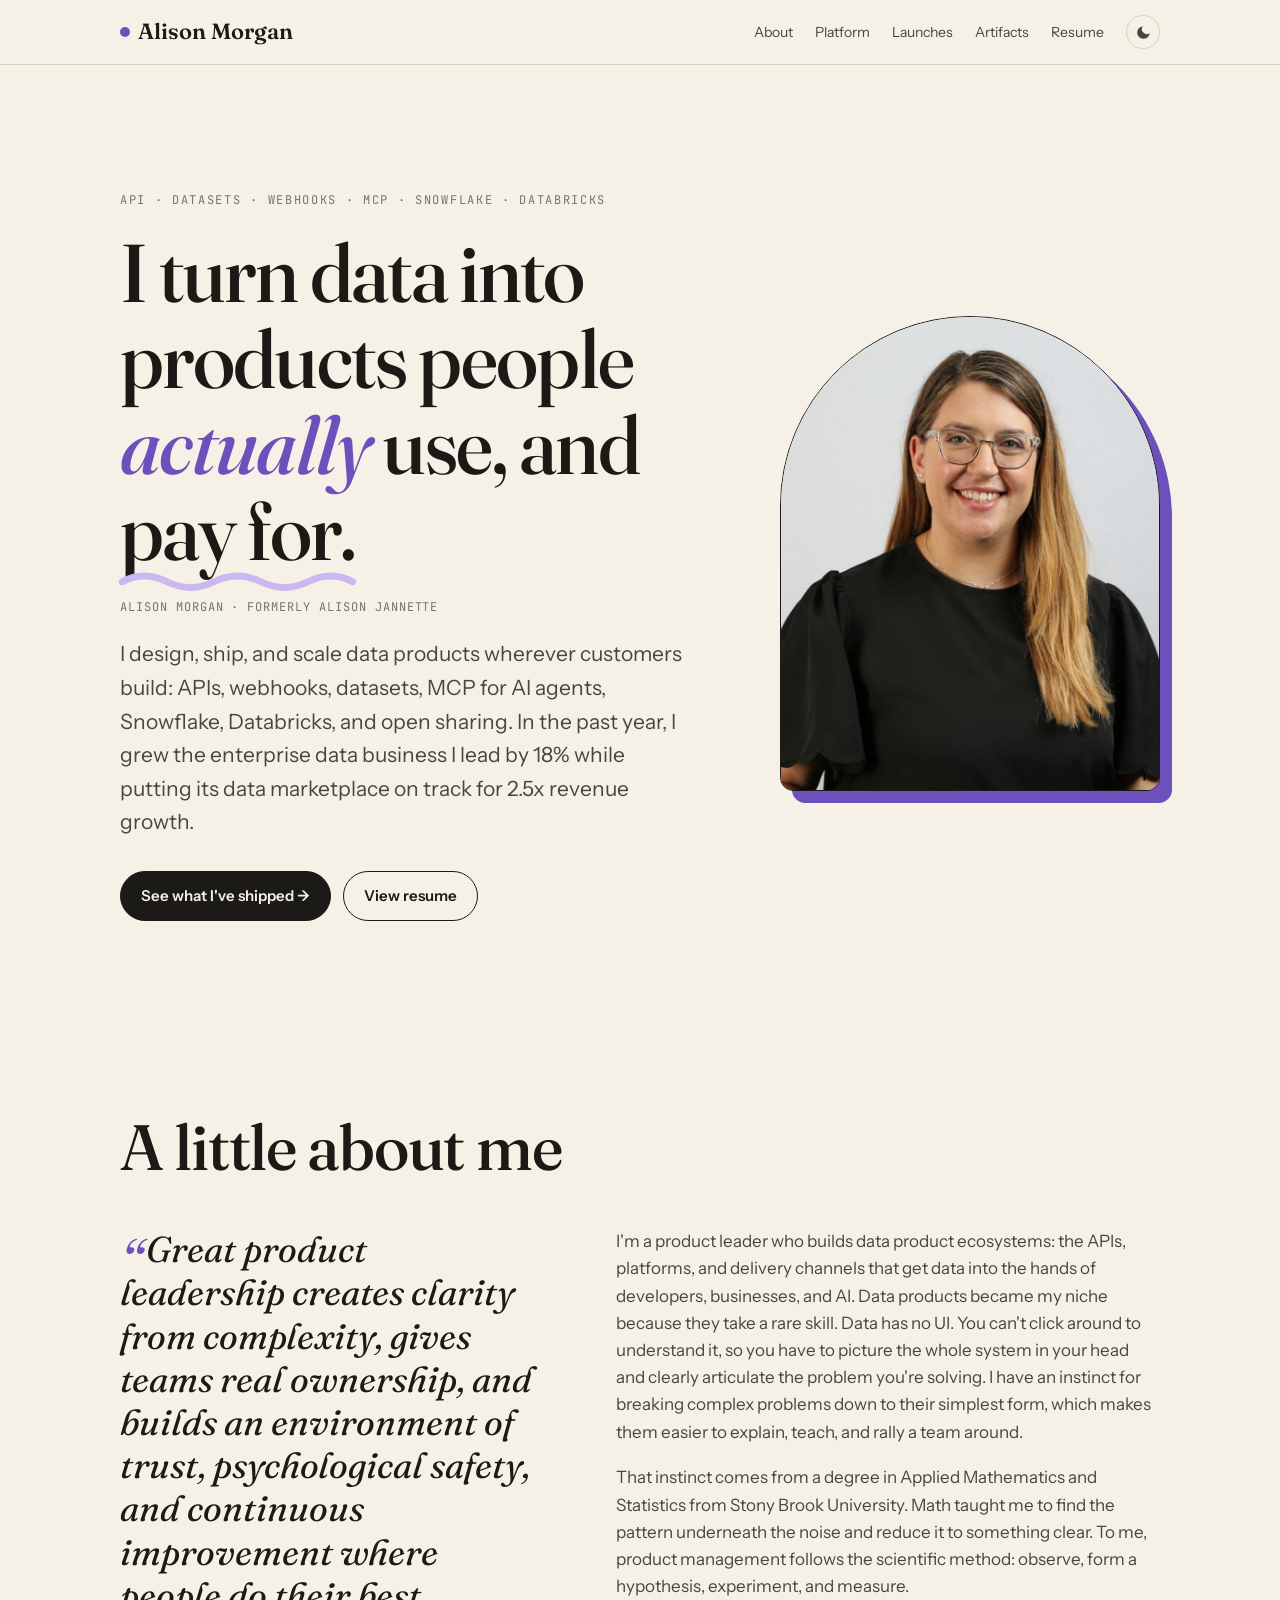
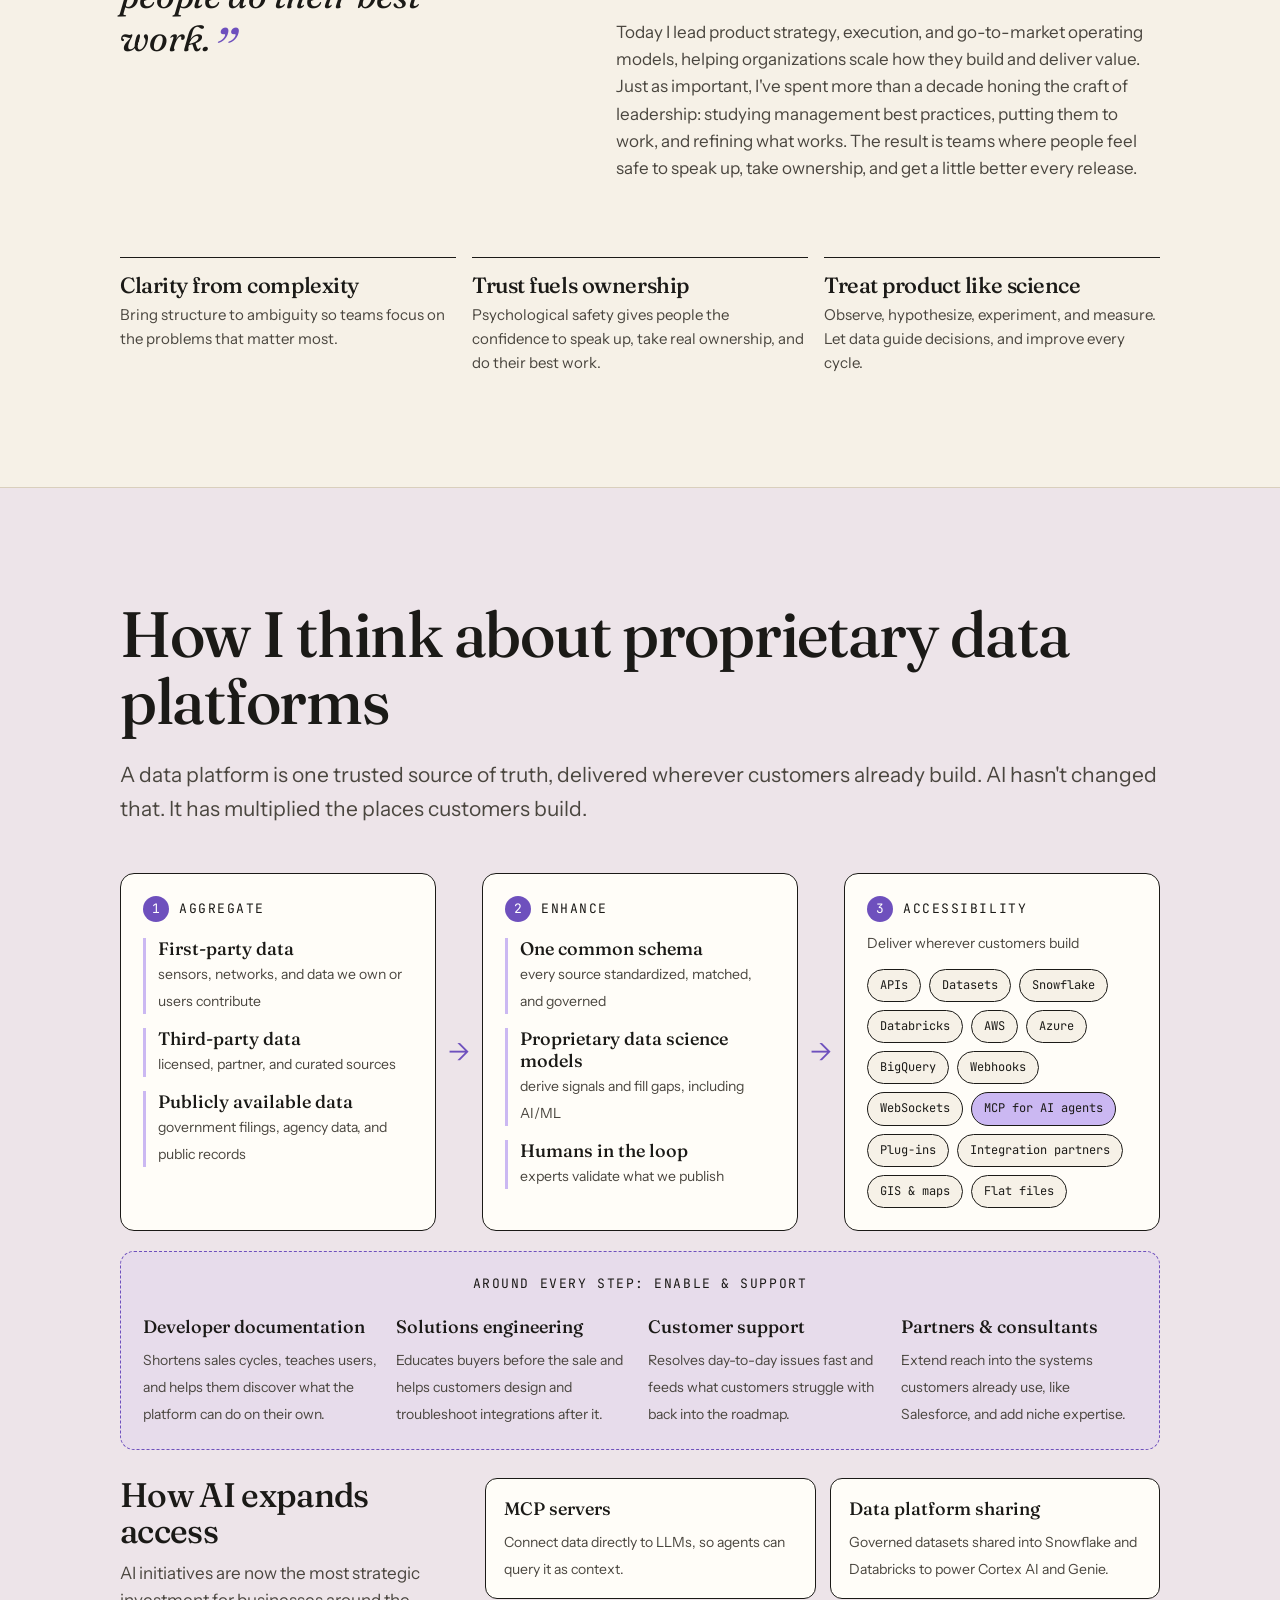
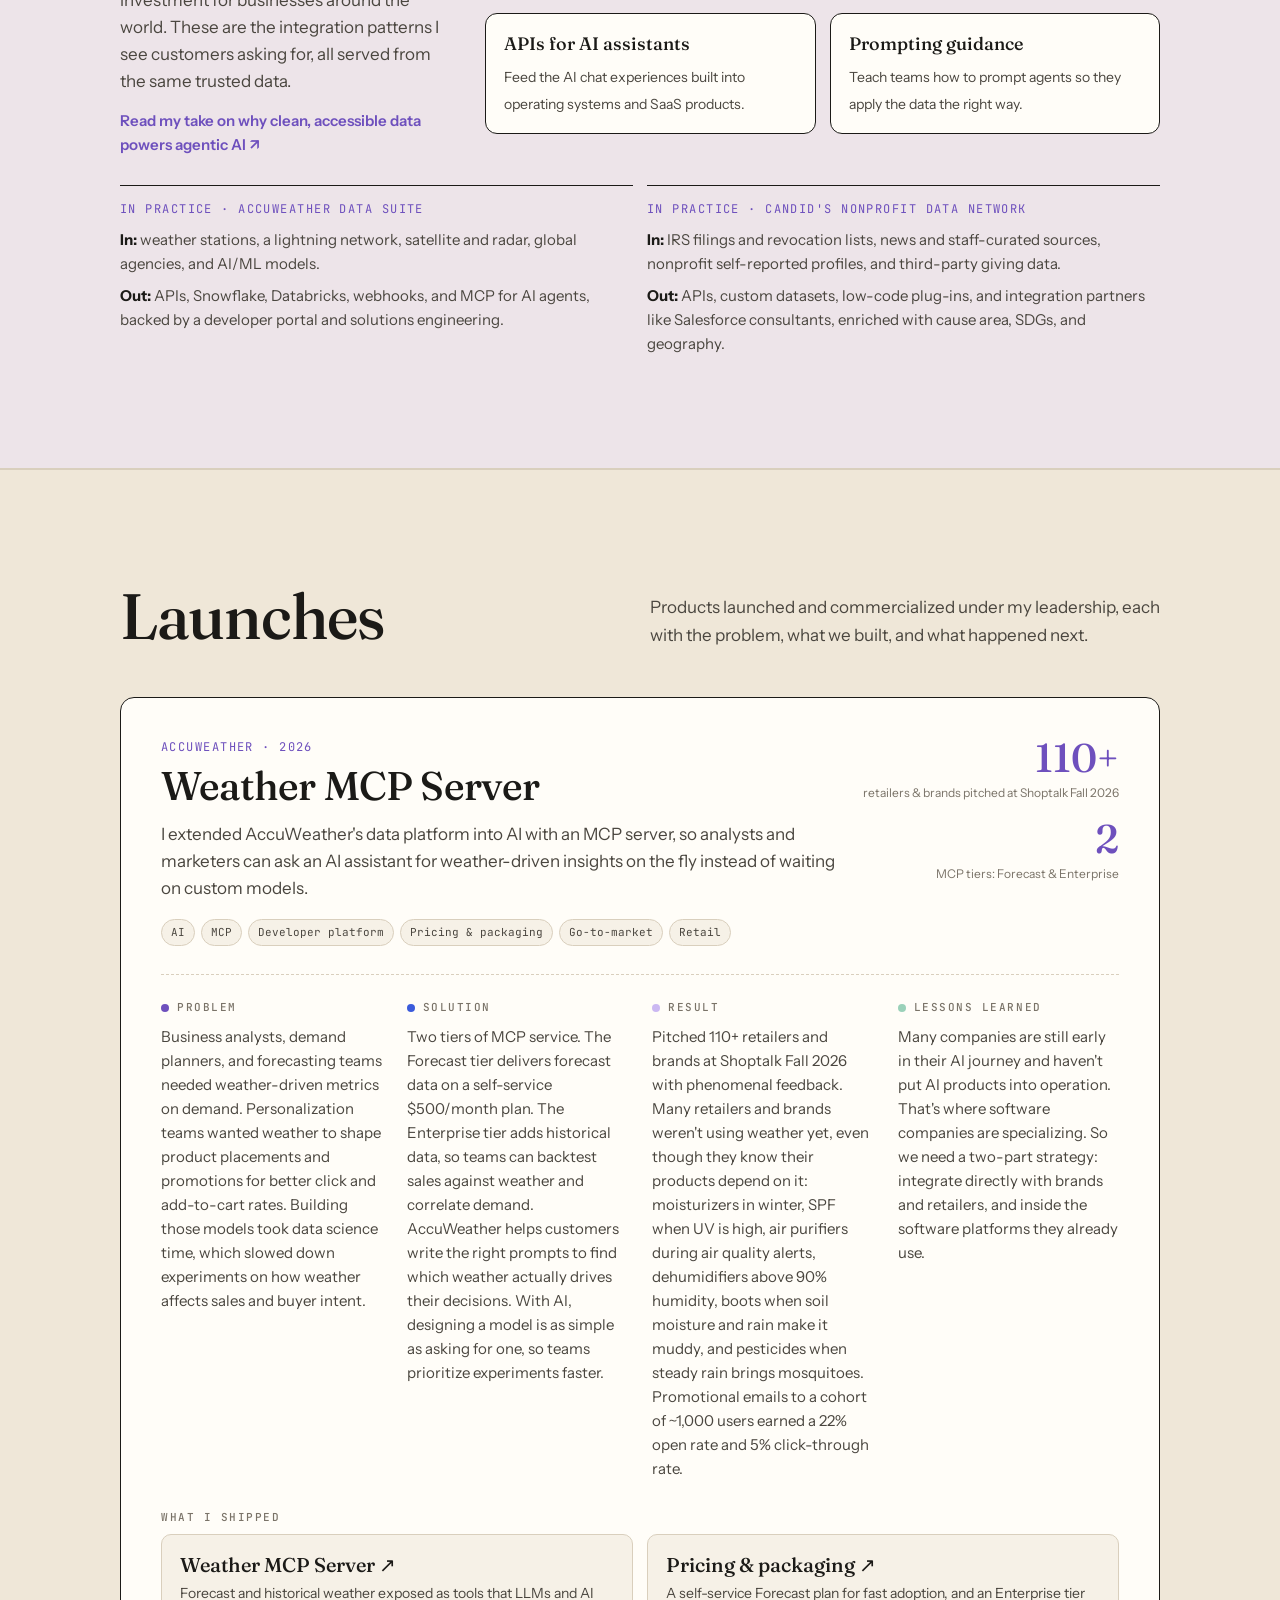
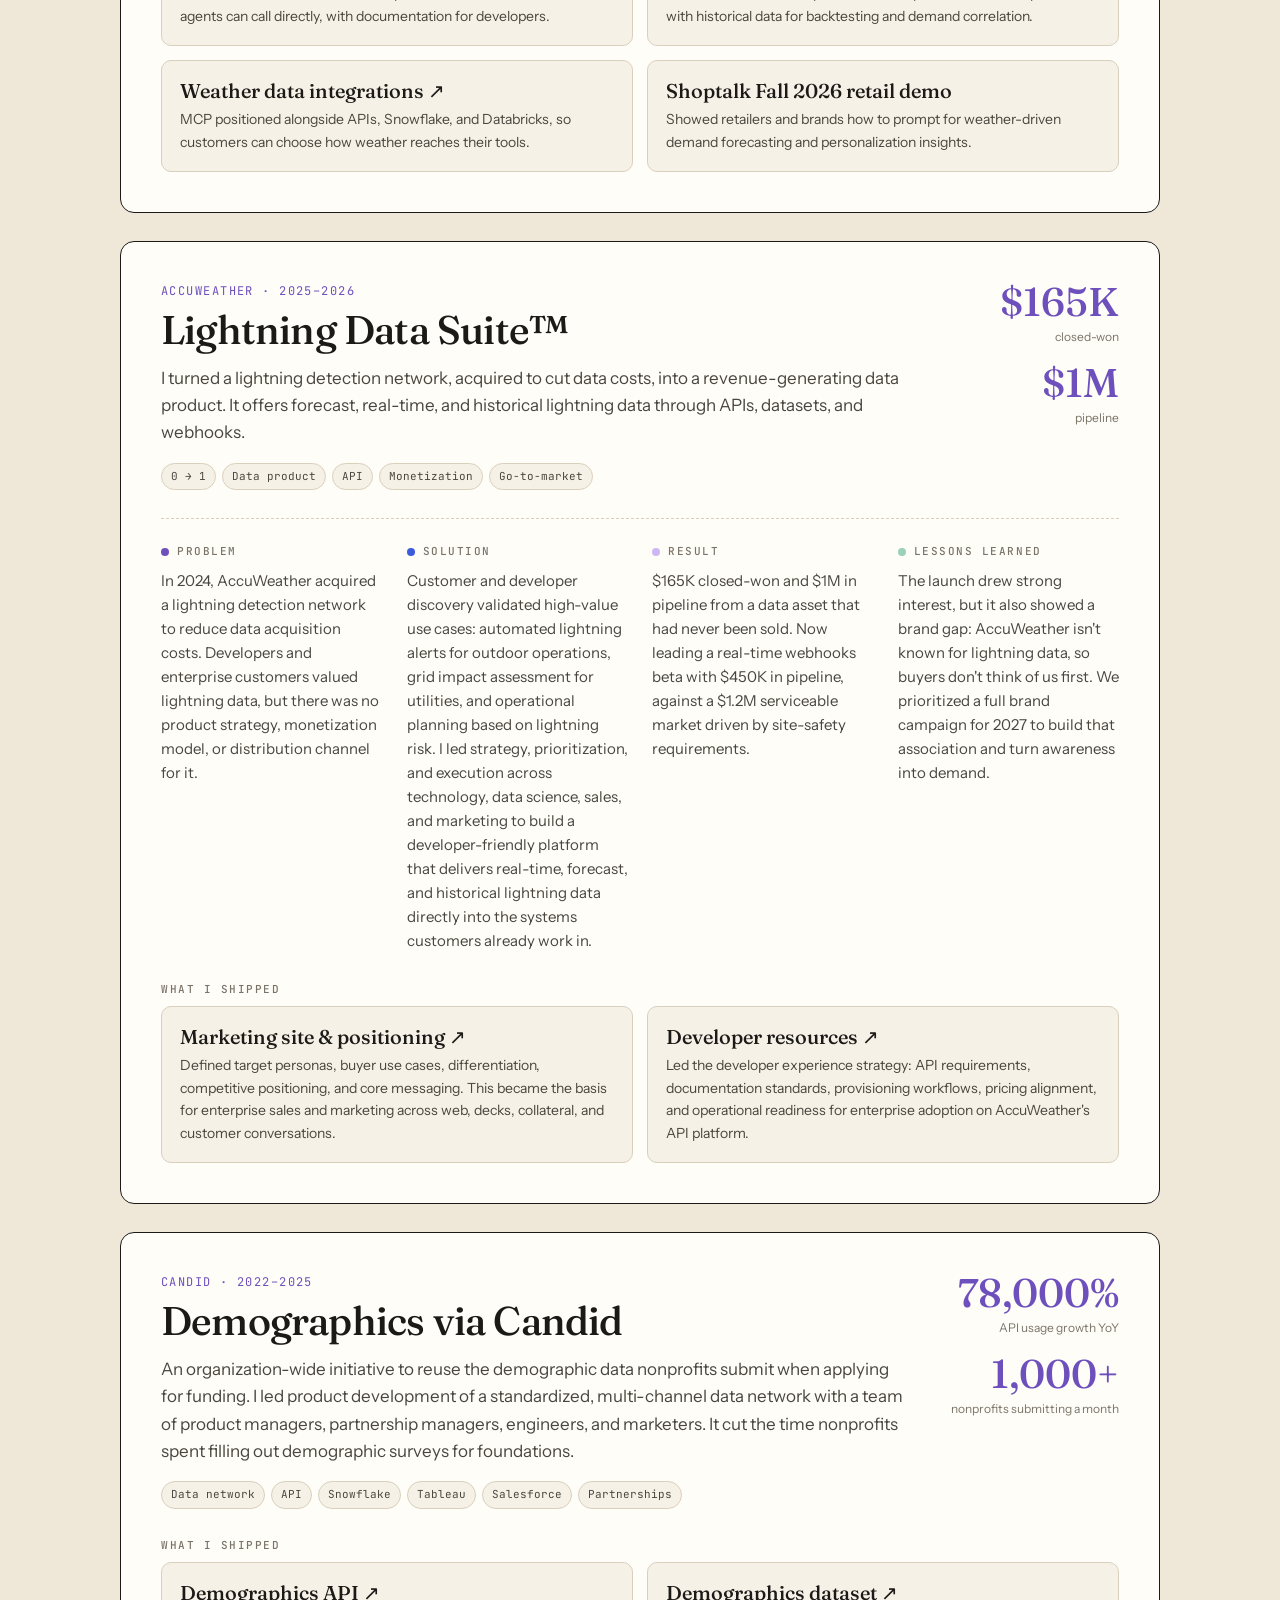
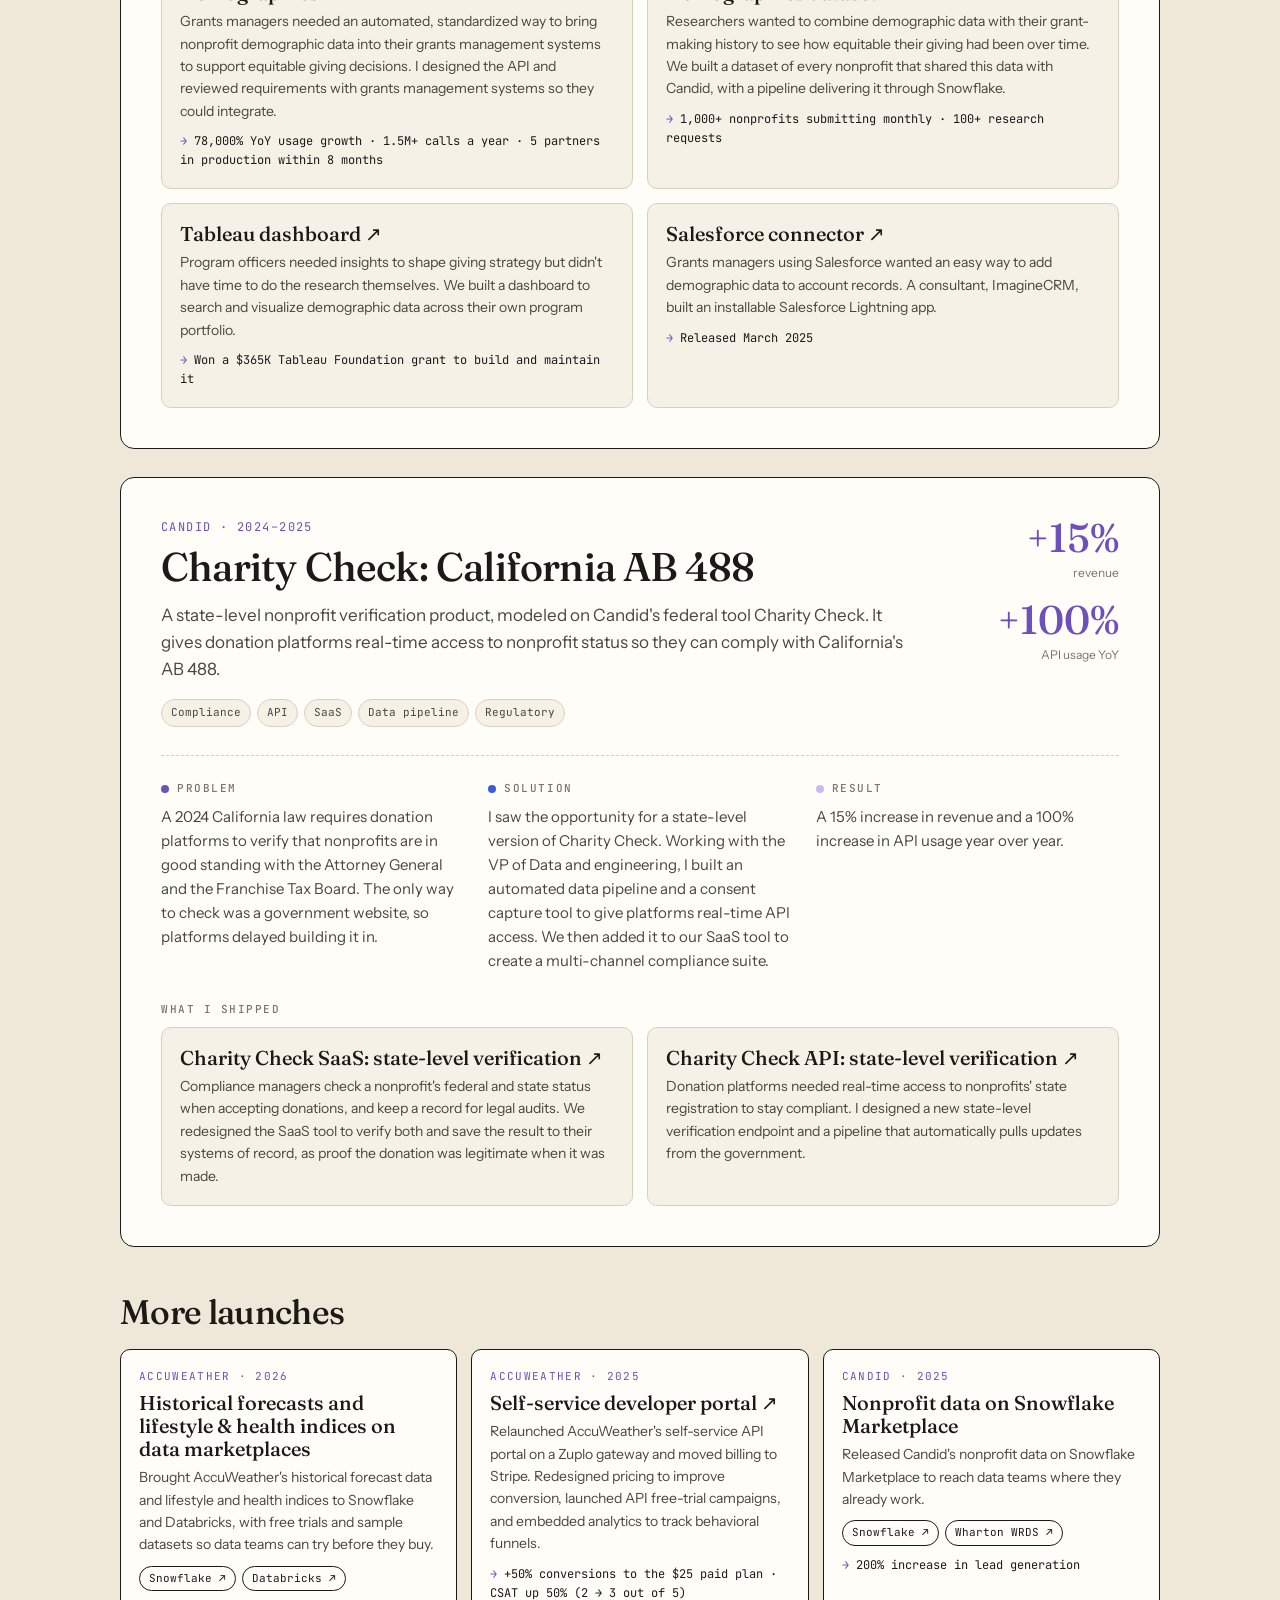
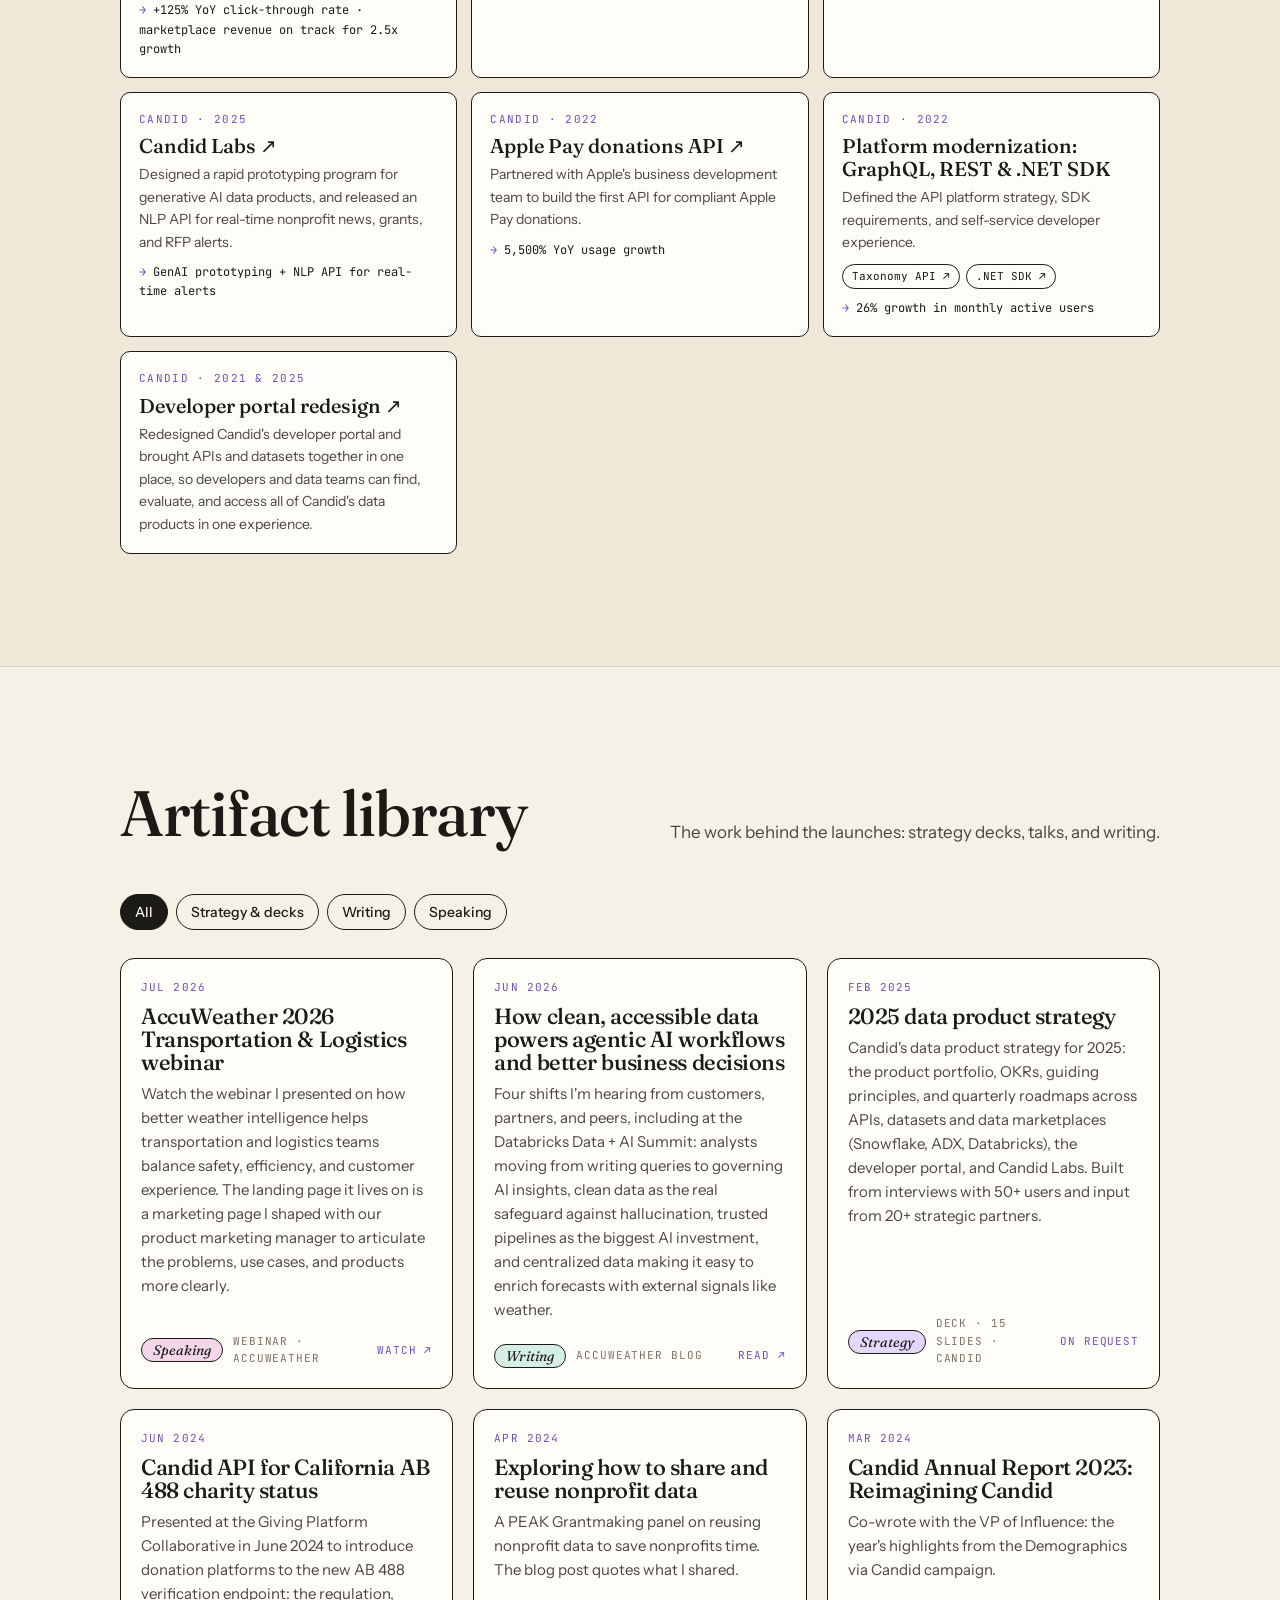
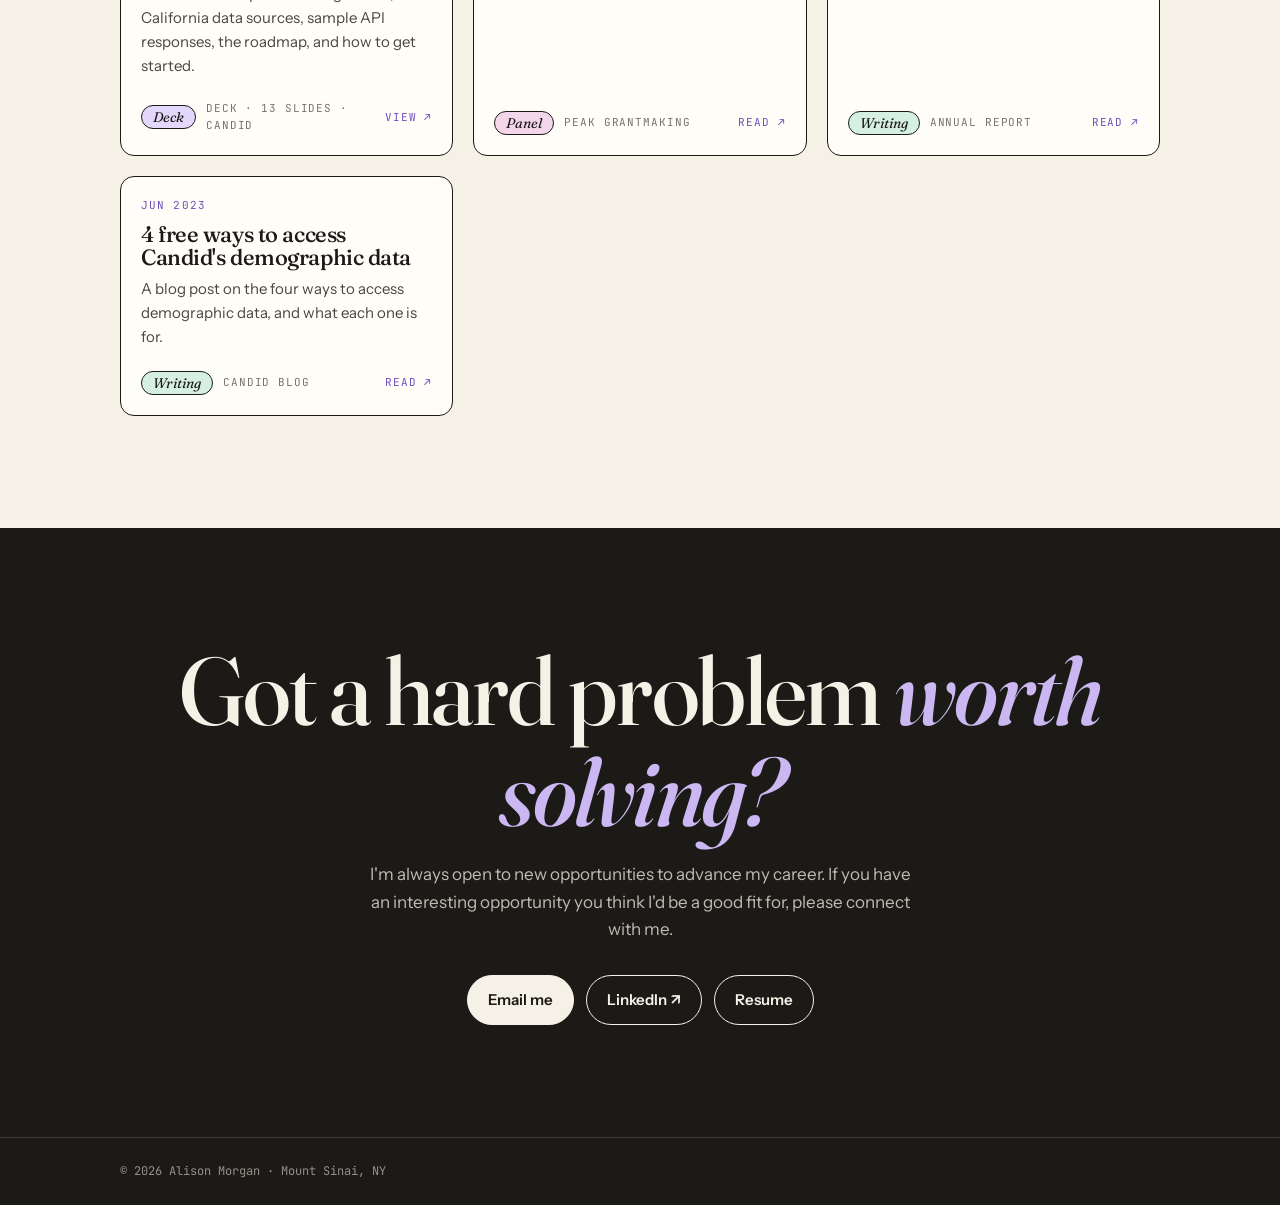
<file: index.html>
<!doctype html>
<html lang="en">
<head>
  <meta charset="utf-8">
  <meta name="viewport" content="width=device-width, initial-scale=1">
  <title>Alison Morgan — Product Leader</title>
  <meta name="description" content="Alison Morgan (formerly Alison Jannette) is a product leader who designs, ships, and scales data products: APIs, webhooks, datasets, MCP, Snowflake, and Databricks.">
  <meta property="og:title" content="Alison Morgan — Product Leader">
  <meta property="og:description" content="Formerly Alison Jannette. API, data, and platform products: launches, artifacts, and the occasional weird idea.">
  <link rel="preconnect" href="https://fonts.googleapis.com">
  <link rel="preconnect" href="https://fonts.gstatic.com" crossorigin>
  <link href="https://fonts.googleapis.com/css2?family=Fraunces:ital,opsz,wght,SOFT,WONK@0,9..144,300..700,0..100,0..1;1,9..144,300..700,0..100,0..1&family=Instrument+Sans:wght@400..700&family=JetBrains+Mono:wght@400;500&display=swap" rel="stylesheet">
  <link rel="stylesheet" href="assets/styles.css?v=20261106">
  <script>try{var t=localStorage.getItem("theme");if(t==="light"||t==="dark")document.documentElement.setAttribute("data-theme",t);}catch(e){}</script>
  <link rel="icon" href="data:image/svg+xml,<svg xmlns='http://www.w3.org/2000/svg' viewBox='0 0 100 100'><circle cx='50' cy='50' r='40' fill='%236e50bd'/></svg>">
  <script type="application/ld+json">
  {"@context":"https://schema.org","@type":"Person","name":"Alison Morgan","alternateName":"Alison Jannette","jobTitle":"Product Leader","url":"https://alisonlynnemorgan.com/","sameAs":["https://www.linkedin.com/in/alisonjannette/"]}
  </script>
</head>
<body>

  <!-- ============ NAV ============ -->
  <header class="nav">
    <div class="wrap">
      <a class="logo" href="./" title="psst… try clicking me a few times"><span class="dot"></span>Alison&nbsp;Morgan</a>
      <nav class="nav-links" aria-label="Primary">
        <a href="#about">About</a>
        <a href="#platform">Platform</a>
        <a href="#launches">Launches</a>
        <a href="#artifacts">Artifacts</a>
        <a class="keep" href="resume">Resume</a>
        <button class="theme-toggle" type="button" aria-label="Toggle dark mode" title="Toggle light / dark mode">
          <svg class="icon-moon" viewBox="0 0 24 24" aria-hidden="true"><path d="M21 12.8A9 9 0 1 1 11.2 3a7 7 0 0 0 9.8 9.8z"/></svg>
          <svg class="icon-sun" viewBox="0 0 24 24" aria-hidden="true"><circle cx="12" cy="12" r="4.5"/><path d="M12 1.5v3M12 19.5v3M1.5 12h3M19.5 12h3M4.6 4.6l2.1 2.1M17.3 17.3l2.1 2.1M4.6 19.4l2.1-2.1M17.3 6.7l2.1-2.1"/></svg>
        </button>
      </nav>
    </div>
  </header>

  <main>
    <!-- ============ HERO ============ -->
    <section class="hero">
      <div class="wrap hero-grid">
        <div>
          <span class="eyebrow">API · Datasets · Webhooks · MCP · Snowflake · Databricks</span>
          <h1>I turn data into products people <em>actually</em> use, and <span class="squiggle">pay for.<svg viewBox="0 0 200 20" preserveAspectRatio="none" aria-hidden="true"><path d="M2 12 Q 20 2, 40 12 T 80 12 T 120 12 T 160 12 T 198 12"/></svg></span></h1>
          <p class="aka">Alison Morgan · formerly Alison Jannette</p>
          <p class="lede">
            I design, ship, and scale data products wherever customers build: APIs, webhooks, datasets, MCP for AI agents,
            Snowflake, Databricks, and open sharing. In the past year, I grew the enterprise data business I lead by 18% while
            putting its data marketplace on track for 2.5x revenue growth.
          </p>
          <div class="hero-cta">
            <a class="btn" href="#launches">See what I've shipped →</a>
            <a class="btn ghost" href="resume">View resume</a>
          </div>
        </div>

        <div class="portrait">
          <div class="shadow"></div>
          <!-- Headshot: save the photo as assets/headshot.jpg. The initials show until the file exists. -->
          <div class="frame"><span aria-hidden="true">AM</span><img src="assets/headshot.jpg" alt="Alison Morgan" onerror="this.remove()"></div>
          <div class="sticker round after-hours" style="top: -14px; right: -10px; transform: rotate(12deg);">PC + VR<br>gamer</div>
        </div>
      </div>
    </section>

    <!-- ============ ABOUT ============ -->
    <section id="about">
      <div class="wrap">
        <div class="section-head">
          <div>
            <h2>A little about me</h2>
          </div>
        </div>

        <div class="about-grid">
          <p class="pull">Great product leadership creates clarity from complexity, gives teams real ownership, and builds an environment of trust, psychological safety, and continuous improvement where people do their best work.</p>

          <div class="about-body">
            <p>
              I'm a product leader who builds data product ecosystems: the APIs, platforms, and delivery channels that get
              data into the hands of developers, businesses, and AI. Data products became my niche because they take a rare
              skill. Data has no UI. You can't click around to understand it, so you have to picture the whole system in your
              head and clearly articulate the problem you're solving. I have an instinct for breaking complex problems down
              to their simplest form, which makes them easier to explain, teach, and rally a team around.
            </p>
            <p>
              That instinct comes from a degree in Applied Mathematics and Statistics from Stony Brook University. Math
              taught me to find the pattern underneath the noise and reduce it to something clear. To me, product management
              follows the scientific method: observe, form a hypothesis, experiment, and measure.
            </p>
            <p>
              Today I lead product strategy, execution, and go-to-market operating models, helping organizations scale how
              they build and deliver value. Just as important, I've spent more than a decade honing the craft of leadership:
              studying management best practices, putting them to work, and refining what works. The result is teams where
              people feel safe to speak up, take ownership, and get a little better every release.
            </p>
            <div class="fun-fact after-hours">
              ✦ After-hours facts:
              <ul style="margin: 8px 0 0; padding-left: 18px;">
                <li>I'm an avid gamer, mostly on PC and VR: MOBAs, FPS, MMORPGs, and rhythm and dance games.</li>
                <li>I've hosted several corporate board game happy hours to bring together fellow tabletop nerds, and I've played in multiple D&amp;D campaigns over the years.</li>
                <li>I love improving my house and property. Projects include building a retaining wall and a fire pit for cozy fireside chats with friends, and sheetrocking and finishing my entire garage.</li>
                <li>I love gardening. Mowing the lawn at the end of the week is how I destress, and every summer I run a new vegetable garden experiment.</li>
                <li>I have two dogs, Suki (a German Shepherd–Akita mix) and Theo (a Great Pyrenees), and a cat named Hero.</li>
                <li>I was a competitive dancer growing up. It taught me discipline, hard work, and how to take constructive feedback.</li>
              </ul>
            </div>
          </div>
        </div>

        <div class="principles">
          <div class="principle">
            <h3>Clarity from complexity</h3>
            <p>Bring structure to ambiguity so teams focus on the problems that matter most.</p>
          </div>
          <div class="principle">
            <h3>Trust fuels ownership</h3>
            <p>Psychological safety gives people the confidence to speak up, take real ownership, and do their best work.</p>
          </div>
          <div class="principle">
            <h3>Treat product like science</h3>
            <p>Observe, hypothesize, experiment, and measure. Let data guide decisions, and improve every cycle.</p>
          </div>
        </div>
      </div>
    </section>

    <!-- ============ PLATFORM ============ -->
    <section id="platform" class="platform">
      <div class="wrap">
        <div class="section-head">
          <div>
            <h2>How I think about proprietary data platforms</h2>
          </div>
          <p>A data platform is one trusted source of truth, delivered wherever customers already build. AI hasn't changed that. It has multiplied the places customers build.</p>
        </div>

        <div class="pf" role="img" aria-label="Data platform framework in three steps, left to right: 1 aggregate first-party, third-party, and publicly available data; 2 enhance it into one common schema with proprietary data science models and humans in the loop; 3 make it accessible through APIs, datasets, Snowflake, Databricks, AWS, Azure, BigQuery, webhooks, MCP for AI agents, plug-ins, and integration partners. Developer documentation, solutions engineering, customer support, and partners support every step.">
          <div class="pf-flow">
            <div class="pf-stage">
              <div class="pf-step"><span>1</span>Aggregate</div>
              <ul>
                <li><b>First-party data</b><span>sensors, networks, and data we own or users contribute</span></li>
                <li><b>Third-party data</b><span>licensed, partner, and curated sources</span></li>
                <li><b>Publicly available data</b><span>government filings, agency data, and public records</span></li>
              </ul>
            </div>

            <div class="pf-arrow" aria-hidden="true">→</div>

            <div class="pf-stage">
              <div class="pf-step"><span>2</span>Enhance</div>
              <ul>
                <li><b>One common schema</b><span>every source standardized, matched, and governed</span></li>
                <li><b>Proprietary data science models</b><span>derive signals and fill gaps, including AI/ML</span></li>
                <li><b>Humans in the loop</b><span>experts validate what we publish</span></li>
              </ul>
            </div>

            <div class="pf-arrow" aria-hidden="true">→</div>

            <div class="pf-stage">
              <div class="pf-step"><span>3</span>Accessibility</div>
              <p class="pf-sub">Deliver wherever customers build</p>
              <div class="pf-channels">
                <span>APIs</span><span>Datasets</span><span>Snowflake</span><span>Databricks</span><span>AWS</span><span>Azure</span><span>BigQuery</span><span>Webhooks</span><span>WebSockets</span><span class="ai">MCP for AI agents</span><span>Plug-ins</span><span>Integration partners</span><span>GIS &amp; maps</span><span>Flat files</span>
              </div>
            </div>
          </div>

          <div class="pf-enable">
            <div class="pf-step">Around every step: enable &amp; support</div>
            <div class="pf-roles">
              <div><b>Developer documentation</b><span>Shortens sales cycles, teaches users, and helps them discover what the platform can do on their own.</span></div>
              <div><b>Solutions engineering</b><span>Educates buyers before the sale and helps customers design and troubleshoot integrations after it.</span></div>
              <div><b>Customer support</b><span>Resolves day-to-day issues fast and feeds what customers struggle with back into the roadmap.</span></div>
              <div><b>Partners &amp; consultants</b><span>Extend reach into the systems customers already use, like Salesforce, and add niche expertise.</span></div>
            </div>
          </div>
        </div>

        <div class="pf-ai">
          <div class="pf-ai-head">
            <h3>How AI expands access</h3>
            <p>AI initiatives are now the most strategic investment for businesses around the world. These are the integration patterns I see customers asking for, all served from the same trusted data.</p>
            <p class="pf-ai-more"><a href="https://www.accuweather.com/en/blogs-webinars/how-clean-accessible-data-powers-agentic-ai-workflows-and-better-business-decisions/1911683" target="_blank" rel="noopener">Read my take on why clean, accessible data powers agentic AI ↗</a></p>
          </div>
          <div class="pf-ai-grid">
            <div><b>MCP servers</b><span>Connect data directly to LLMs, so agents can query it as context.</span></div>
            <div><b>Data platform sharing</b><span>Governed datasets shared into Snowflake and Databricks to power Cortex AI and Genie.</span></div>
            <div><b>APIs for AI assistants</b><span>Feed the AI chat experiences built into operating systems and SaaS products.</span></div>
            <div><b>Prompting guidance</b><span>Teach teams how to prompt agents so they apply the data the right way.</span></div>
          </div>
        </div>

        <div class="pf-practice">
          <div class="pf-case">
            <div class="co">In practice · AccuWeather Data Suite</div>
            <p><b>In:</b> weather stations, a lightning network, satellite and radar, global agencies, and AI/ML models.</p>
            <p><b>Out:</b> APIs, Snowflake, Databricks, webhooks, and MCP for AI agents, backed by a developer portal and solutions engineering.</p>
          </div>
          <div class="pf-case">
            <div class="co">In practice · Candid's nonprofit data network</div>
            <p><b>In:</b> IRS filings and revocation lists, news and staff-curated sources, nonprofit self-reported profiles, and third-party giving data.</p>
            <p><b>Out:</b> APIs, custom datasets, low-code plug-ins, and integration partners like Salesforce consultants, enriched with cause area, SDGs, and geography.</p>
          </div>
        </div>
      </div>
    </section>

    <!-- ============ LAUNCHES ============ -->
    <!-- To add an initiative: copy one <article class="initiative"> block and edit it. -->
    <section id="launches" class="launches">
      <div class="wrap">
        <div class="section-head">
          <div>
            <h2>Launches</h2>
          </div>
          <p>Products launched and commercialized under my leadership, each with the problem, what we built, and what happened next.</p>
        </div>

        <div class="launch-list">

          <!-- AccuWeather: Weather MCP Server -->
          <article class="initiative">
            <div class="initiative-head">
              <div>
                <div class="co">AccuWeather · 2026</div>
                <h3>Weather MCP Server</h3>
                <p>I extended AccuWeather's data platform into AI with an MCP server, so analysts and marketers can ask an AI assistant for weather-driven insights on the fly instead of waiting on custom models.</p>
                <div class="tags"><span class="tag">AI</span><span class="tag">MCP</span><span class="tag">Developer platform</span><span class="tag">Pricing &amp; packaging</span><span class="tag">Go-to-market</span><span class="tag">Retail</span></div>
              </div>
              <div class="metrics">
                <div class="metric"><b>110+</b><span>retailers &amp; brands pitched at Shoptalk Fall 2026</span></div>
                <div class="metric"><b>2</b><span>MCP tiers: Forecast &amp; Enterprise</span></div>
              </div>
            </div>
            <div class="psr four">
              <div>
                <h4>Problem</h4>
                <p>Business analysts, demand planners, and forecasting teams needed weather-driven metrics on demand. Personalization teams wanted weather to shape product placements and promotions for better click and add-to-cart rates. Building those models took data science time, which slowed down experiments on how weather affects sales and buyer intent.</p>
              </div>
              <div>
                <h4>Solution</h4>
                <p>Two tiers of MCP service. The Forecast tier delivers forecast data on a self-service $500/month plan. The Enterprise tier adds historical data, so teams can backtest sales against weather and correlate demand. AccuWeather helps customers write the right prompts to find which weather actually drives their decisions. With AI, designing a model is as simple as asking for one, so teams prioritize experiments faster.</p>
              </div>
              <div>
                <h4>Result</h4>
                <p>Pitched 110+ retailers and brands at Shoptalk Fall 2026 with phenomenal feedback. Many retailers and brands weren't using weather yet, even though they know their products depend on it: moisturizers in winter, SPF when UV is high, air purifiers during air quality alerts, dehumidifiers above 90% humidity, boots when soil moisture and rain make it muddy, and pesticides when steady rain brings mosquitoes. Promotional emails to a cohort of ~1,000 users earned a 22% open rate and 5% click-through rate.</p>
              </div>
              <div>
                <h4>Lessons learned</h4>
                <p>Many companies are still early in their AI journey and haven't put AI products into operation. That's where software companies are specializing. So we need a two-part strategy: integrate directly with brands and retailers, and inside the software platforms they already use.</p>
              </div>
            </div>
            <div class="products">
              <h4>What I shipped</h4>
              <div class="product-grid">
                <div class="product">
                  <h5><a href="https://developer.accuweather.com/documentation/weather-mcp-server" target="_blank" rel="noopener">Weather MCP Server ↗</a></h5>
                  <p>Forecast and historical weather exposed as tools that LLMs and AI agents can call directly, with documentation for developers.</p>
                </div>
                <div class="product">
                  <h5><a href="https://developer.accuweather.com/pricing" target="_blank" rel="noopener">Pricing &amp; packaging ↗</a></h5>
                  <p>A self-service Forecast plan for fast adoption, and an Enterprise tier with historical data for backtesting and demand correlation.</p>
                </div>
                <div class="product">
                  <h5><a href="https://business.accuweather.com/products/weather-data-integrations/" target="_blank" rel="noopener">Weather data integrations ↗</a></h5>
                  <p>MCP positioned alongside APIs, Snowflake, and Databricks, so customers can choose how weather reaches their tools.</p>
                </div>
                <div class="product">
                  <h5>Shoptalk Fall 2026 retail demo</h5>
                  <p>Showed retailers and brands how to prompt for weather-driven demand forecasting and personalization insights.</p>
                </div>
              </div>
            </div>
          </article>

          <!-- AccuWeather -->
          <article class="initiative">
            <div class="initiative-head">
              <div>
                <div class="co">AccuWeather · 2025–2026</div>
                <h3>Lightning Data Suite™</h3>
                <p>I turned a lightning detection network, acquired to cut data costs, into a revenue-generating data product. It offers forecast, real-time, and historical lightning data through APIs, datasets, and webhooks.</p>
                <div class="tags"><span class="tag">0 → 1</span><span class="tag">Data product</span><span class="tag">API</span><span class="tag">Monetization</span><span class="tag">Go-to-market</span></div>
              </div>
              <div class="metrics">
                <div class="metric"><b>$165K</b><span>closed-won</span></div>
                <div class="metric"><b>$1M</b><span>pipeline</span></div>
              </div>
            </div>
            <div class="psr four">
              <div>
                <h4>Problem</h4>
                <p>In 2024, AccuWeather acquired a lightning detection network to reduce data acquisition costs. Developers and enterprise customers valued lightning data, but there was no product strategy, monetization model, or distribution channel for it.</p>
              </div>
              <div>
                <h4>Solution</h4>
                <p>Customer and developer discovery validated high-value use cases: automated lightning alerts for outdoor operations, grid impact assessment for utilities, and operational planning based on lightning risk. I led strategy, prioritization, and execution across technology, data science, sales, and marketing to build a developer-friendly platform that delivers real-time, forecast, and historical lightning data directly into the systems customers already work in.</p>
              </div>
              <div>
                <h4>Result</h4>
                <p>$165K closed-won and $1M in pipeline from a data asset that had never been sold. Now leading a real-time webhooks beta with $450K in pipeline, against a $1.2M serviceable market driven by site-safety requirements.</p>
              </div>
              <div>
                <h4>Lessons learned</h4>
                <p>The launch drew strong interest, but it also showed a brand gap: AccuWeather isn't known for lightning data, so buyers don't think of us first. We prioritized a full brand campaign for 2027 to build that association and turn awareness into demand.</p>
              </div>
            </div>
            <div class="products">
              <h4>What I shipped</h4>
              <div class="product-grid">
                <div class="product">
                  <h5><a href="https://business.accuweather.com/lightning-data-suite/" target="_blank" rel="noopener">Marketing site &amp; positioning ↗</a></h5>
                  <p>Defined target personas, buyer use cases, differentiation, competitive positioning, and core messaging. This became the basis for enterprise sales and marketing across web, decks, collateral, and customer conversations.</p>
                </div>
                <div class="product">
                  <h5><a href="https://apidev.accuweather.com/developers/lightning/general" target="_blank" rel="noopener">Developer resources ↗</a></h5>
                  <p>Led the developer experience strategy: API requirements, documentation standards, provisioning workflows, pricing alignment, and operational readiness for enterprise adoption on AccuWeather's API platform.</p>
                </div>
              </div>
            </div>
          </article>

          <!-- Candid: Demographics -->
          <article class="initiative">
            <div class="initiative-head">
              <div>
                <div class="co">Candid · 2022–2025</div>
                <h3>Demographics via Candid</h3>
                <p>An organization-wide initiative to reuse the demographic data nonprofits submit when applying for funding. I led product development of a standardized, multi-channel data network with a team of product managers, partnership managers, engineers, and marketers. It cut the time nonprofits spent filling out demographic surveys for foundations.</p>
                <div class="tags"><span class="tag">Data network</span><span class="tag">API</span><span class="tag">Snowflake</span><span class="tag">Tableau</span><span class="tag">Salesforce</span><span class="tag">Partnerships</span></div>
              </div>
              <div class="metrics">
                <div class="metric"><b>78,000%</b><span>API usage growth YoY</span></div>
                <div class="metric"><b>1,000+</b><span>nonprofits submitting a month</span></div>
              </div>
            </div>
            <div class="products">
              <h4>What I shipped</h4>
              <div class="product-grid">
                <div class="product">
                  <h5><a href="https://developer.candid.org/docs/get-started-with-demographics-api-a" target="_blank" rel="noopener">Demographics API ↗</a></h5>
                  <p>Grants managers needed an automated, standardized way to bring nonprofit demographic data into their grants management systems to support equitable giving decisions. I designed the API and reviewed requirements with grants management systems so they could integrate.</p>
                  <div class="result">78,000% YoY usage growth · 1.5M+ calls a year · 5 partners in production within 8 months</div>
                </div>
                <div class="product">
                  <h5><a href="https://app.snowflake.com/marketplace/listing/GZT1ZP52DF/candid-candid-nonprofit-demographics?originTab=provider&amp;providerName=Candid&amp;profileGlobalName=GZT1ZP52BX" target="_blank" rel="noopener">Demographics dataset ↗</a></h5>
                  <p>Researchers wanted to combine demographic data with their grant-making history to see how equitable their giving had been over time. We built a dataset of every nonprofit that shared this data with Candid, with a pipeline delivering it through Snowflake.</p>
                  <div class="result">1,000+ nonprofits submitting monthly · 100+ research requests</div>
                </div>
                <div class="product">
                  <h5><a href="https://public.tableau.com/app/profile/candid.data.services/viz/DemographicsviaCandiddashboard/Demographic" target="_blank" rel="noopener">Tableau dashboard ↗</a></h5>
                  <p>Program officers needed insights to shape giving strategy but didn't have time to do the research themselves. We built a dashboard to search and visualize demographic data across their own program portfolio.</p>
                  <div class="result">Won a $365K Tableau Foundation grant to build and maintain it</div>
                </div>
                <div class="product">
                  <h5><a href="https://developer.candid.org/docs/nonprofit-demographics-connector" target="_blank" rel="noopener">Salesforce connector ↗</a></h5>
                  <p>Grants managers using Salesforce wanted an easy way to add demographic data to account records. A consultant, ImagineCRM, built an installable Salesforce Lightning app.</p>
                  <div class="result">Released March 2025</div>
                </div>
              </div>
            </div>
          </article>

          <!-- Candid: AB 488 -->
          <article class="initiative">
            <div class="initiative-head">
              <div>
                <div class="co">Candid · 2024–2025</div>
                <h3>Charity Check: California AB 488</h3>
                <p>A state-level nonprofit verification product, modeled on Candid's federal tool Charity Check. It gives donation platforms real-time access to nonprofit status so they can comply with California's AB 488.</p>
                <div class="tags"><span class="tag">Compliance</span><span class="tag">API</span><span class="tag">SaaS</span><span class="tag">Data pipeline</span><span class="tag">Regulatory</span></div>
              </div>
              <div class="metrics">
                <div class="metric"><b>+15%</b><span>revenue</span></div>
                <div class="metric"><b>+100%</b><span>API usage YoY</span></div>
              </div>
            </div>
            <div class="psr">
              <div>
                <h4>Problem</h4>
                <p>A 2024 California law requires donation platforms to verify that nonprofits are in good standing with the Attorney General and the Franchise Tax Board. The only way to check was a government website, so platforms delayed building it in.</p>
              </div>
              <div>
                <h4>Solution</h4>
                <p>I saw the opportunity for a state-level version of Charity Check. Working with the VP of Data and engineering, I built an automated data pipeline and a consent capture tool to give platforms real-time API access. We then added it to our SaaS tool to create a multi-channel compliance suite.</p>
              </div>
              <div>
                <h4>Result</h4>
                <p>A 15% increase in revenue and a 100% increase in API usage year over year.</p>
              </div>
            </div>
            <div class="products">
              <h4>What I shipped</h4>
              <div class="product-grid">
                <div class="product">
                  <h5><a href="https://app.candid.org/profile/6908122/candid-13-1837418" target="_blank" rel="noopener">Charity Check SaaS: state-level verification ↗</a></h5>
                  <p>Compliance managers check a nonprofit's federal and state status when accepting donations, and keep a record for legal audits. We redesigned the SaaS tool to verify both and save the result to their systems of record, as proof the donation was legitimate when it was made.</p>
                </div>
                <div class="product">
                  <h5><a href="https://developer.candid.org/docs/california-endpoint" target="_blank" rel="noopener">Charity Check API: state-level verification ↗</a></h5>
                  <p>Donation platforms needed real-time access to nonprofits' state registration to stay compliant. I designed a new state-level verification endpoint and a pipeline that automatically pulls updates from the government.</p>
                </div>
              </div>
            </div>
          </article>

          <!-- More launches: smaller cards -->
          <div class="more-launches">
            <h3>More launches</h3>
            <div class="product-grid three">
              <div class="product">
                <div class="co">AccuWeather · 2026</div>
                <h5>Historical forecasts and lifestyle &amp; health indices on data marketplaces</h5>
                <p>Brought AccuWeather's historical forecast data and lifestyle and health indices to Snowflake and Databricks, with free trials and sample datasets so data teams can try before they buy.</p>
                <div class="links"><a href="https://app.snowflake.com/marketplace/providers/GZSTZ745B56/AccuWeather%C2%AE%20Data%20Suite%20" target="_blank" rel="noopener">Snowflake ↗</a> <a href="https://marketplace.databricks.com/provider/f0a29bd4-946b-477e-a43a-1c3f2a6e6506/AccuWeather" target="_blank" rel="noopener">Databricks ↗</a></div>
                <div class="result">+125% YoY click-through rate · marketplace revenue on track for 2.5x growth</div>
              </div>
              <div class="product">
                <div class="co">AccuWeather · 2025</div>
                <h5><a href="https://developer.accuweather.com/home" target="_blank" rel="noopener">Self-service developer portal ↗</a></h5>
                <p>Relaunched AccuWeather's self-service API portal on a Zuplo gateway and moved billing to Stripe. Redesigned pricing to improve conversion, launched API free-trial campaigns, and embedded analytics to track behavioral funnels.</p>
                <div class="result">+50% conversions to the $25 paid plan · CSAT up 50% (2 → 3 out of 5)</div>
              </div>
              <div class="product">
                <div class="co">Candid · 2025</div>
                <h5>Nonprofit data on Snowflake Marketplace</h5>
                <p>Released Candid's nonprofit data on Snowflake Marketplace to reach data teams where they already work.</p>
                <div class="links"><a href="https://app.snowflake.com/marketplace/providers/GZT1ZP52BX/Candid" target="_blank" rel="noopener">Snowflake ↗</a> <a href="https://wrds-www.wharton.upenn.edu/pages/about/data-vendors/vendor-partner-candid/" target="_blank" rel="noopener">Wharton WRDS ↗</a></div>
                <div class="result">200% increase in lead generation</div>
              </div>
              <div class="product">
                <div class="co">Candid · 2025</div>
                <h5><a href="https://candid.org/labs" target="_blank" rel="noopener">Candid Labs ↗</a></h5>
                <p>Designed a rapid prototyping program for generative AI data products, and released an NLP API for real-time nonprofit news, grants, and RFP alerts.</p>
                <div class="result">GenAI prototyping + NLP API for real-time alerts</div>
              </div>
              <div class="product">
                <div class="co">Candid · 2022</div>
                <h5><a href="https://developer.candid.org/reference/accept-donations-with-apple-pay" target="_blank" rel="noopener">Apple Pay donations API ↗</a></h5>
                <p>Partnered with Apple's business development team to build the first API for compliant Apple Pay donations.</p>
                <div class="result">5,500% YoY usage growth</div>
              </div>
              <div class="product">
                <div class="co">Candid · 2022</div>
                <h5>Platform modernization: GraphQL, REST &amp; .NET SDK</h5>
                <p>Defined the API platform strategy, SDK requirements, and self-service developer experience.</p>
                <div class="links"><a href="https://developer.candid.org/reference/get-started-with-taxonomy-api" target="_blank" rel="noopener">Taxonomy API ↗</a> <a href="https://developer.candid.org/reference/guidestars-c-net-sdk" target="_blank" rel="noopener">.NET SDK ↗</a></div>
                <div class="result">26% growth in monthly active users</div>
              </div>
              <div class="product">
                <div class="co">Candid · 2021 &amp; 2025</div>
                <h5><a href="https://developer.candid.org/" target="_blank" rel="noopener">Developer portal redesign ↗</a></h5>
                <p>Redesigned Candid's developer portal and brought APIs and datasets together in one place, so developers and data teams can find, evaluate, and access all of Candid's data products in one experience.</p>
              </div>
            </div>
          </div>

        </div>
      </div>
    </section>

    <!-- ============ ARTIFACTS ============ -->
    <!--
      To add an artifact:
        1. Put the file in /artifacts (PDF works best), or use a link (Google Doc, Slides, Figma…).
        2. Copy one <article class="artifact"> block, set the card-link href, data-type, the tag's data-filter, and the date.
        Keep cards newest first.
      data-type options: deck | writing | talk
      Leave href="#" to show "available on request" instead of a link (use this for confidential work).
    -->
    <section id="artifacts">
      <div class="wrap">
        <div class="section-head">
          <div>
            <h2>Artifact library</h2>
          </div>
          <p>The work behind the launches: strategy decks, talks, and writing.</p>
        </div>

        <div class="filters" role="group" aria-label="Filter artifacts">
          <button class="filter" type="button" data-filter="all" aria-pressed="true">All</button>
          <button class="filter" type="button" data-filter="deck" aria-pressed="false">Strategy &amp; decks</button>
          <button class="filter" type="button" data-filter="writing" aria-pressed="false">Writing</button>
          <button class="filter" type="button" data-filter="talk" aria-pressed="false">Speaking</button>
        </div>

        <div class="artifact-grid">
          <article class="artifact" data-type="talk">
            <div class="body">
              <div class="date">Jul 2026</div>
              <h3><a class="card-link" href="https://business.accuweather.com/transportation-and-logistics/" target="_blank" rel="noopener">AccuWeather 2026 Transportation &amp; Logistics webinar</a></h3>
              <p>Watch the webinar I presented on how better weather intelligence helps transportation and logistics teams balance safety, efficiency, and customer experience. The landing page it lives on is a marketing page I shaped with our product marketing manager to articulate the problems, use cases, and products more clearly.</p>
              <div class="meta">
                <button class="type-tag" type="button" data-filter="talk" title="Show all Speaking">Speaking</button>
                <span class="src">Webinar · AccuWeather</span>
                <span class="go">Watch ↗</span>
              </div>
            </div>
          </article>
          <article class="artifact" data-type="writing">
            <div class="body">
              <div class="date">Jun 2026</div>
              <h3><a class="card-link" href="https://www.accuweather.com/en/blogs-webinars/how-clean-accessible-data-powers-agentic-ai-workflows-and-better-business-decisions/1911683" target="_blank" rel="noopener">How clean, accessible data powers agentic AI workflows and better business decisions</a></h3>
              <p>Four shifts I'm hearing from customers, partners, and peers, including at the Databricks Data + AI Summit: analysts moving from writing queries to governing AI insights, clean data as the real safeguard against hallucination, trusted pipelines as the biggest AI investment, and centralized data making it easy to enrich forecasts with external signals like weather.</p>
              <div class="meta">
                <button class="type-tag" type="button" data-filter="writing" title="Show all Writing">Writing</button>
                <span class="src">AccuWeather blog</span>
                <span class="go">Read ↗</span>
              </div>
            </div>
          </article>
          <article class="artifact" data-type="deck">
            <div class="body">
              <div class="date">Feb 2025</div>
              <h3><a class="card-link" href="#">2025 data product strategy</a></h3>
              <p>Candid's data product strategy for 2025: the product portfolio, OKRs, guiding principles, and quarterly roadmaps across APIs, datasets and data marketplaces (Snowflake, ADX, Databricks), the developer portal, and Candid Labs. Built from interviews with 50+ users and input from 20+ strategic partners.</p>
              <div class="meta">
                <button class="type-tag" type="button" data-filter="deck" title="Show all Strategy &amp; decks">Strategy</button>
                <span class="src">Deck · 15 slides · Candid</span>
                <span class="go">On request</span>
              </div>
            </div>
          </article>
          <article class="artifact" data-type="deck">
            <div class="body">
              <div class="date">Jun 2024</div>
              <h3><a class="card-link" href="artifacts/candid-ab488-giving-platform-collaborative-2024.pdf" target="_blank" rel="noopener">Candid API for California AB 488 charity status</a></h3>
              <p>Presented at the Giving Platform Collaborative in June 2024 to introduce donation platforms to the new AB 488 verification endpoint: the regulation, California data sources, sample API responses, the roadmap, and how to get started.</p>
              <div class="meta">
                <button class="type-tag" type="button" data-filter="deck" title="Show all Strategy &amp; decks">Deck</button>
                <span class="src">Deck · 13 slides · Candid</span>
                <span class="go">View ↗</span>
              </div>
            </div>
          </article>
          <article class="artifact" data-type="talk">
            <div class="body">
              <div class="date">Apr 2024</div>
              <h3><a class="card-link" href="https://www.peakgrantmaking.org/insights/exploring-how-to-share-and-reuse-nonprofit-data/" target="_blank" rel="noopener">Exploring how to share and reuse nonprofit data</a></h3>
              <p>A PEAK Grantmaking panel on reusing nonprofit data to save nonprofits time. The blog post quotes what I shared.</p>
              <div class="meta">
                <button class="type-tag" type="button" data-filter="talk" title="Show all Speaking">Panel</button>
                <span class="src">PEAK Grantmaking</span>
                <span class="go">Read ↗</span>
              </div>
            </div>
          </article>
          <article class="artifact" data-type="writing">
            <div class="body">
              <div class="date">Mar 2024</div>
              <h3><a class="card-link" href="https://candid.issuelab.org/resource/candid-annual-report-2023-reimagining-candid.html" target="_blank" rel="noopener">Candid Annual Report 2023: Reimagining Candid</a></h3>
              <p>Co-wrote with the VP of Influence: the year's highlights from the Demographics via Candid campaign.</p>
              <div class="meta">
                <button class="type-tag" type="button" data-filter="writing" title="Show all Writing">Writing</button>
                <span class="src">Annual report</span>
                <span class="go">Read ↗</span>
              </div>
            </div>
          </article>
          <article class="artifact" data-type="writing">
            <div class="body">
              <div class="date">Jun 2023</div>
              <h3><a class="card-link" href="https://candid.org/blogs/4-free-ways-to-access-candids-demographic-data/" target="_blank" rel="noopener">4 free ways to access Candid's demographic data</a></h3>
              <p>A blog post on the four ways to access demographic data, and what each one is for.</p>
              <div class="meta">
                <button class="type-tag" type="button" data-filter="writing" title="Show all Writing">Writing</button>
                <span class="src">Candid blog</span>
                <span class="go">Read ↗</span>
              </div>
            </div>
          </article>
        </div>
      </div>
    </section>

    <!-- ============ CONTACT ============ -->
    <section id="contact" class="contact">
      <div class="wrap">
        <h2>Got a hard problem <em>worth solving?</em></h2>
        <p>I'm always open to new opportunities to advance my career. If you have an interesting opportunity you think I'd be a good fit for, please connect with me.</p>
        <div class="hero-cta">
          <a class="btn" href="mailto:alisonlynnemorgan2@gmail.com">Email me</a>
          <a class="btn ghost" href="https://www.linkedin.com/in/alisonjannette/" target="_blank" rel="noopener">LinkedIn ↗</a>
          <a class="btn ghost" href="resume">Resume</a>
        </div>
        <p class="after-hours" style="margin-top: 32px; font-family: var(--mono); font-size: 13px;">P.S. Bonus points if you tell me your main.</p>
      </div>
    </section>
  </main>

  <footer>
    <div class="wrap">
      <span>© <span data-year>2026</span> Alison Morgan · Mount Sinai, NY</span>
    </div>
  </footer>

  <script src="assets/script.js?v=20261106"></script>
</body>
</html>
</file>
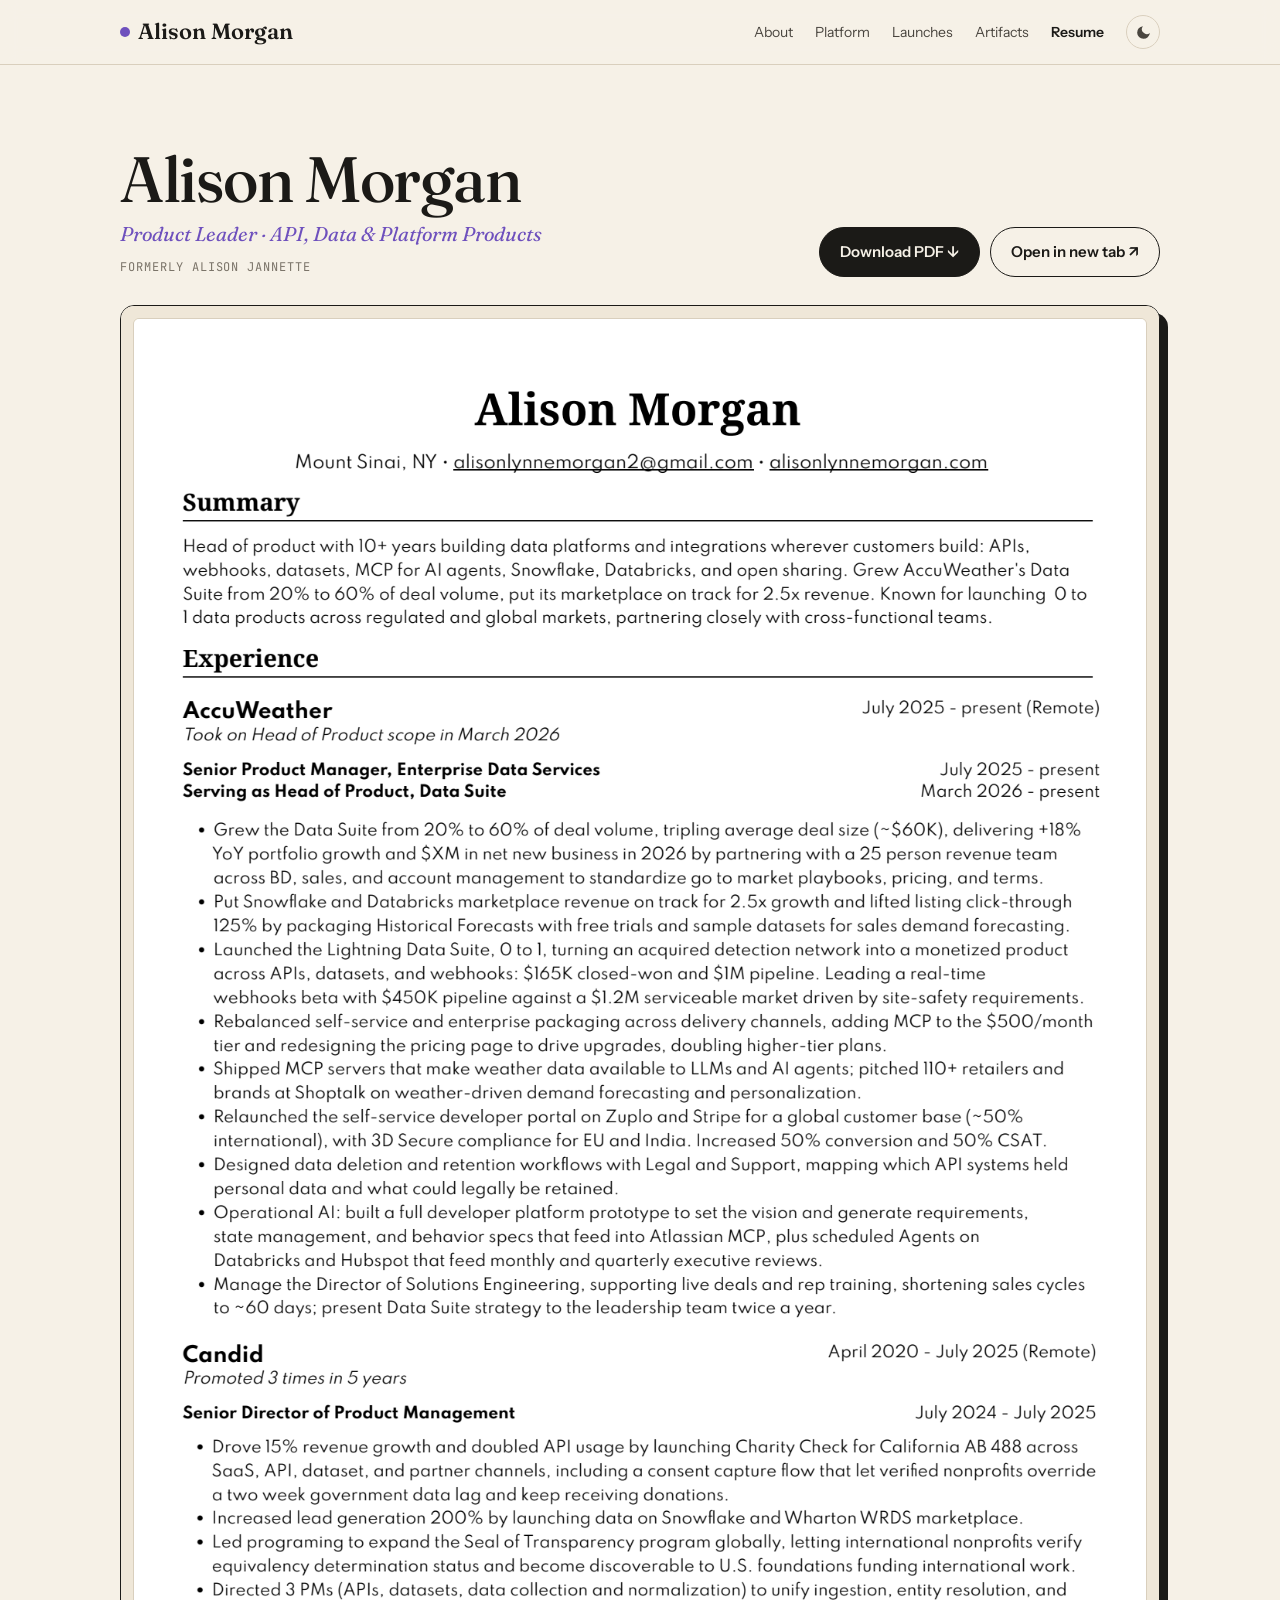
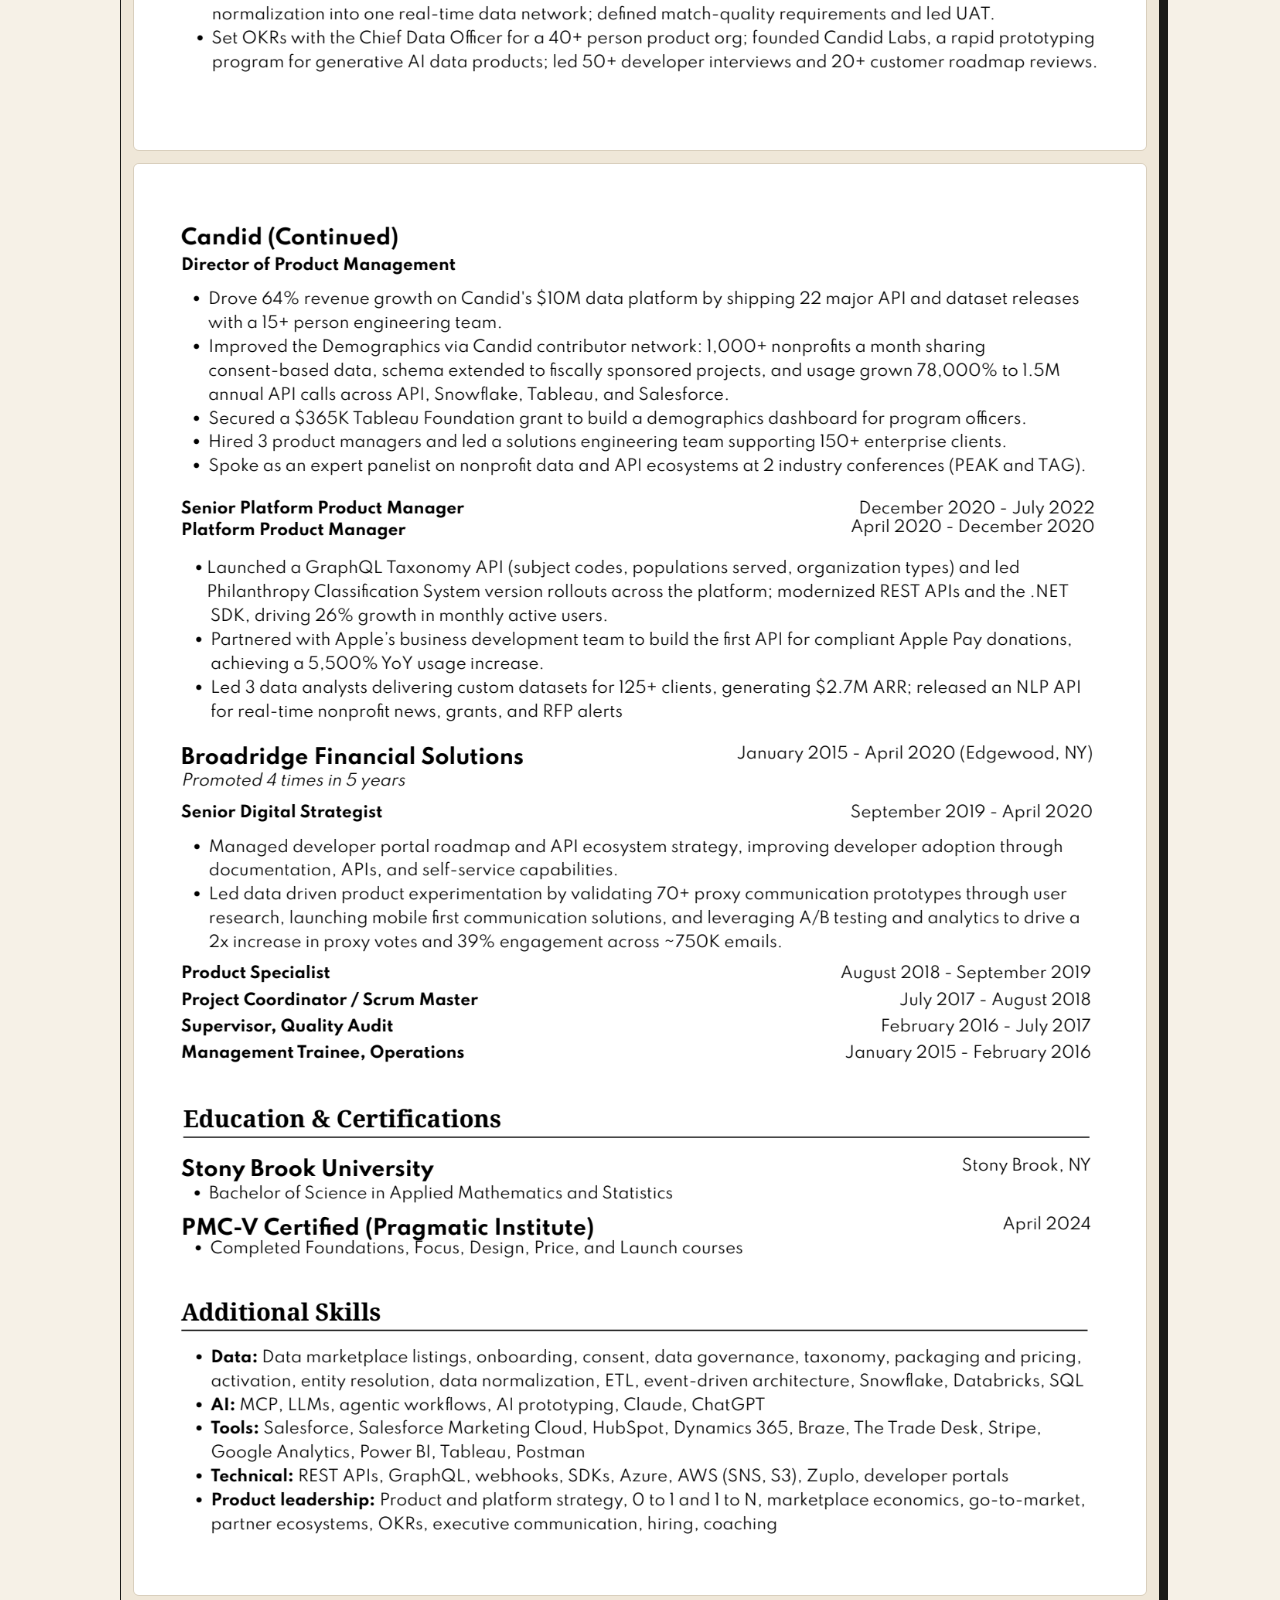
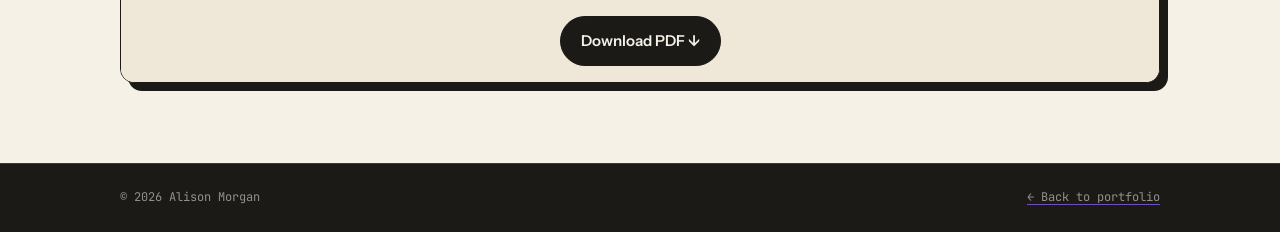
<file: resume.html>
<!doctype html>
<html lang="en">
<head>
  <meta charset="utf-8">
  <meta name="viewport" content="width=device-width, initial-scale=1">
  <title>Resume — Alison Morgan</title>
  <meta name="description" content="Resume of Alison Morgan (formerly Alison Jannette), product leader for API, data, and platform products. View or download the PDF.">
  <link rel="preconnect" href="https://fonts.googleapis.com">
  <link rel="preconnect" href="https://fonts.gstatic.com" crossorigin>
  <link href="https://fonts.googleapis.com/css2?family=Fraunces:ital,opsz,wght,SOFT,WONK@0,9..144,300..700,0..100,0..1;1,9..144,300..700,0..100,0..1&family=Instrument+Sans:wght@400..700&family=JetBrains+Mono:wght@400;500&display=swap" rel="stylesheet">
  <link rel="stylesheet" href="assets/styles.css?v=20261106">
  <script>try{var t=localStorage.getItem("theme");if(t==="light"||t==="dark")document.documentElement.setAttribute("data-theme",t);}catch(e){}</script>
  <link rel="icon" href="data:image/svg+xml,<svg xmlns='http://www.w3.org/2000/svg' viewBox='0 0 100 100'><circle cx='50' cy='50' r='40' fill='%236e50bd'/></svg>">
</head>
<body>

  <header class="nav">
    <div class="wrap">
      <a class="logo" href="./"><span class="dot"></span>Alison&nbsp;Morgan</a>
      <nav class="nav-links" aria-label="Primary">
        <a href="./#about">About</a>
        <a href="./#platform">Platform</a>
        <a href="./#launches">Launches</a>
        <a href="./#artifacts">Artifacts</a>
        <a class="keep" href="resume" aria-current="page">Resume</a>
        <button class="theme-toggle" type="button" aria-label="Toggle dark mode" title="Toggle light / dark mode">
          <svg class="icon-moon" viewBox="0 0 24 24" aria-hidden="true"><path d="M21 12.8A9 9 0 1 1 11.2 3a7 7 0 0 0 9.8 9.8z"/></svg>
          <svg class="icon-sun" viewBox="0 0 24 24" aria-hidden="true"><circle cx="12" cy="12" r="4.5"/><path d="M12 1.5v3M12 19.5v3M1.5 12h3M19.5 12h3M4.6 4.6l2.1 2.1M17.3 17.3l2.1 2.1M4.6 19.4l2.1-2.1M17.3 6.7l2.1-2.1"/></svg>
        </button>
      </nav>
    </div>
  </header>

  <main class="resume-page">
    <div class="wrap">
      <div class="resume-head">
        <div>
          <h1>Alison Morgan</h1>
          <div class="role">Product Leader · API, Data &amp; Platform Products</div>
          <p class="aka">formerly Alison Jannette</p>
        </div>
        <div class="resume-actions">
          <a class="btn" href="Alison_Morgan_Resume.pdf?v=r4" download="Alison_Morgan_Resume.pdf">Download PDF ↓</a>
          <a class="btn ghost" href="Alison_Morgan_Resume.pdf?v=r4" target="_blank" rel="noopener">Open in new tab ↗</a>
        </div>
      </div>

      <!-- To update: replace Alison_Morgan_Resume.pdf and the page images in assets/resume/ -->
      <div class="resume-embed">
        <object class="resume-pdf" data="Alison_Morgan_Resume.pdf?v=r4#navpanes=0&amp;pagemode=none&amp;view=FitH" type="application/pdf" aria-label="Alison Morgan resume (PDF)">
          <!-- Shown when the browser can't display PDFs inline -->
          <div class="resume-pages resume-fallback">
            <img src="assets/resume/page-1.png?v=r4" alt="Alison Morgan resume, page 1" width="1309" height="1851">
            <img src="assets/resume/page-2.png?v=r4" alt="Alison Morgan resume, page 2" width="1309" height="1851" loading="lazy">
          </div>
        </object>
        <div class="resume-pages resume-mobile">
          <img src="assets/resume/page-1.png?v=r4" alt="Alison Morgan resume, page 1" width="1309" height="1851">
          <img src="assets/resume/page-2.png?v=r4" alt="Alison Morgan resume, page 2" width="1309" height="1851" loading="lazy">
          <a class="btn" href="Alison_Morgan_Resume.pdf?v=r4" download="Alison_Morgan_Resume.pdf">Download PDF ↓</a>
        </div>
      </div>
    </div>
  </main>

  <footer>
    <div class="wrap">
      <span>© <span data-year>2026</span> Alison Morgan</span>
      <span><a href="./">← Back to portfolio</a></span>
    </div>
  </footer>

  <script src="assets/script.js?v=20261106"></script>
</body>
</html>
</file>
<file: assets/styles.css>
/* ==========================================================================
   Product Portfolio — styles
   Modern + classic by default. A little funky once you flip "after hours".
   ========================================================================== */

:root {
  --paper: #f6f1e7;
  --paper-2: #efe7d8;
  --card: #fffdf8;
  --ink: #1b1a17;
  --ink-2: #4a463f;
  --muted: #7a7368;
  --line: #d9cfbd;
  --accent: #6e50bd;        /* lavender */
  --accent-ink: #fffdf8;
  --pop: #3b5bdb;           /* cobalt */
  --sun: #cbb8f2;           /* light lilac */
  --mint: #9ad1b9;
  --on-ink-accent: var(--sun); /* accent used on ink-colored sections */
  --on-accent: #ffffff;       /* text on the accent color */

  --serif: "Fraunces", Georgia, "Times New Roman", serif;
  --sans: "Instrument Sans", "Helvetica Neue", Arial, sans-serif;
  --mono: "JetBrains Mono", ui-monospace, Menlo, monospace;

  --radius: 14px;
  --maxw: 1120px;
  --gutter: clamp(16px, 4vw, 40px);
  --shadow: 4px 4px 0 var(--ink);
}

@media (prefers-color-scheme: dark) {
  :root:not([data-theme="light"]) {
    --paper: #16150f;
    --paper-2: #1e1c16;
    --card: #211f18;
    --ink: #f3ecdd;
    --ink-2: #cfc6b4;
    --muted: #978f80;
    --line: #3a362c;
    --accent: #b9a3ff;
    --accent-ink: #16150f;
    --pop: #8aa2ff;
    --on-ink-accent: #6e50bd;
    --on-accent: #16150f;
  }
}
:root[data-theme="dark"] {
  --paper: #16150f;
  --paper-2: #1e1c16;
  --card: #211f18;
  --ink: #f3ecdd;
  --ink-2: #cfc6b4;
  --muted: #978f80;
  --line: #3a362c;
  --accent: #b9a3ff;
  --accent-ink: #16150f;
  --pop: #8aa2ff;
  --on-ink-accent: #6e50bd;
  --on-accent: #16150f;
}

/* ---------- After-hours (weird) mode palette ---------- */
body.weird {
  --accent: #ff3d8b;        /* hot pink */
  --pop: #7c3aed;           /* grape */
  --sun: #c6f432;           /* chartreuse */
}

/* ---------- Base ---------- */
*, *::before, *::after { box-sizing: border-box; }
html { scroll-behavior: smooth; }
section[id] { scroll-margin-top: 64px; }
body {
  margin: 0;
  background: var(--paper);
  color: var(--ink);
  font-family: var(--sans);
  font-size: 17px;
  line-height: 1.6;
  -webkit-font-smoothing: antialiased;
  transition: background-color .4s ease, color .4s ease;
}
img { max-width: 100%; display: block; }
a { color: inherit; text-decoration-color: var(--accent); text-underline-offset: 3px; }
a:hover { color: var(--accent); }
::selection { background: var(--sun); color: #1b1a17; }

.wrap { max-width: var(--maxw); margin: 0 auto; padding: 0 var(--gutter); }

h1, h2, h3 {
  font-family: var(--serif);
  font-weight: 500;
  line-height: 1.05;
  letter-spacing: -0.02em;
  margin: 0;
  font-variation-settings: "SOFT" 0, "WONK" 0;
  transition: font-variation-settings .5s ease;
}
body.weird h1, body.weird h2, body.weird h3 {
  font-variation-settings: "SOFT" 100, "WONK" 1;
}

.eyebrow {
  font-family: var(--mono);
  font-size: 12px;
  letter-spacing: .14em;
  text-transform: uppercase;
  color: var(--muted);
  display: inline-flex;
  align-items: center;
  gap: 10px;
}
.hero .eyebrow { align-items: flex-start; line-height: 1.6; }
@media (max-width: 1100px) { .hero .eyebrow { letter-spacing: .06em; } }
@media (max-width: 520px) {
  .hero .eyebrow { font-size: min(10px, 2.6vw); letter-spacing: 0; white-space: nowrap; }
}

/* ---------- Nav ---------- */
.nav {
  position: sticky; top: 0; z-index: 50;
  background: color-mix(in srgb, var(--paper) 88%, transparent);
  backdrop-filter: blur(10px);
  border-bottom: 1px solid var(--line);
}
.nav .wrap {
  display: flex; align-items: center; justify-content: space-between;
  gap: 16px; height: 64px;
}
.logo {
  font-family: var(--serif);
  font-size: 22px;
  font-weight: 600;
  text-decoration: none;
  display: inline-flex; align-items: center; gap: 8px;
}
.logo .dot {
  width: 10px; height: 10px; border-radius: 50%;
  background: var(--accent);
  transition: transform .3s ease;
}
.logo:hover .dot { transform: scale(1.6); }
.nav-links { display: flex; align-items: center; gap: 22px; }
.nav-links a {
  font-size: 14px; text-decoration: none; color: var(--ink-2);
}
.nav-links a:hover, .nav-links a[aria-current="page"] { color: var(--ink); }
.nav-links a[aria-current="page"] { font-weight: 600; }

.theme-toggle {
  display: inline-grid; place-items: center; width: 34px; height: 34px; padding: 0;
  border-radius: 50%; border: 1px solid var(--line); background: none; color: var(--ink-2); cursor: pointer;
  transition: border-color .2s ease, color .2s ease, transform .3s ease;
}
.theme-toggle:hover { border-color: var(--ink); color: var(--ink); transform: rotate(-15deg); }
.theme-toggle svg { width: 17px; height: 17px; fill: none; stroke: currentColor; stroke-width: 1.8; stroke-linecap: round; stroke-linejoin: round; }
.theme-toggle .icon-moon path { fill: currentColor; stroke: none; }
.theme-toggle .icon-sun { display: none; }
:root[data-theme="dark"] .theme-toggle .icon-sun { display: block; }
:root[data-theme="dark"] .theme-toggle .icon-moon { display: none; }
@media (prefers-color-scheme: dark) {
  :root:not([data-theme="light"]) .theme-toggle .icon-sun { display: block; }
  :root:not([data-theme="light"]) .theme-toggle .icon-moon { display: none; }
}


.menu-btn { display: none; }

@media (max-width: 760px) {
  .nav-links a:not(.keep) { display: none; }
  .nav-links { gap: 12px; }
}

/* ---------- Buttons ---------- */
.btn {
  display: inline-flex; align-items: center; gap: 8px;
  font-family: var(--sans); font-weight: 600; font-size: 15px;
  padding: 12px 20px; border-radius: 999px;
  border: 1.5px solid var(--ink);
  background: var(--ink); color: var(--paper);
  text-decoration: none; cursor: pointer;
  transition: transform .15s ease, box-shadow .15s ease;
}
.btn:hover { color: var(--paper); transform: translate(-2px, -2px); box-shadow: 4px 4px 0 var(--accent); }
.btn.ghost { background: transparent; color: var(--ink); }
.btn.ghost:hover { color: var(--ink); box-shadow: 4px 4px 0 var(--ink); }

/* ---------- Hero ---------- */
.hero { padding: clamp(56px, 10vw, 120px) 0 clamp(40px, 7vw, 80px); position: relative; overflow: hidden; }
.hero-grid {
  display: grid; grid-template-columns: 1.4fr 1fr; gap: clamp(32px, 6vw, 72px); align-items: center;
}
.hero h1 {
  font-size: clamp(40px, 6.4vw, 84px);
  margin: 18px 0 24px;
}
.hero h1 em {
  font-style: italic; color: var(--accent);
}
.squiggle {
  position: relative; white-space: nowrap;
}
.squiggle svg {
  position: absolute; left: 0; right: 0; bottom: -0.12em; width: 100%; height: .28em;
  overflow: visible;
}
.squiggle path { stroke: var(--sun); stroke-width: 6; fill: none; stroke-linecap: round; }
.aka {
  font-family: var(--mono); font-size: 12px; letter-spacing: .08em; text-transform: uppercase;
  color: var(--muted); margin: 0;
}
.hero .aka { margin: 6px 0 20px; }
.resume-head .aka { margin-top: 8px; }
.hero .lede { font-size: clamp(18px, 2vw, 21px); color: var(--ink-2); max-width: 34em; margin: 0 0 32px; }
.hero-cta { display: flex; flex-wrap: wrap; gap: 12px; }

.portrait {
  position: relative; aspect-ratio: 4 / 5; max-width: 380px; justify-self: end; width: 100%;
}
.portrait .frame {
  position: absolute; inset: 0;
  border-radius: 200px 200px var(--radius) var(--radius);
  background:
    radial-gradient(circle at 30% 30%, var(--sun) 0 18%, transparent 19%),
    radial-gradient(circle at 72% 62%, var(--mint) 0 24%, transparent 25%),
    linear-gradient(160deg, var(--paper-2), var(--line));
  border: 1.5px solid var(--ink);
  overflow: hidden;
  display: grid; place-items: center;
  font-family: var(--serif); font-size: 120px; color: var(--ink);
}
.portrait .frame img { position: absolute; inset: 0; width: 100%; height: 100%; object-fit: cover; object-position: 50% 20%; }
.portrait .shadow {
  position: absolute; inset: 0; transform: translate(12px, 12px);
  border-radius: 200px 200px var(--radius) var(--radius);
  background: var(--accent); z-index: -1;
}


@media (max-width: 860px) {
  .hero-grid { grid-template-columns: 1fr; }
  .portrait { justify-self: start; max-width: 260px; order: -1; }
}

@media (prefers-reduced-motion: reduce) {
  * { transition: none !important; animation: none !important; }
}

/* ---------- Sections ---------- */
section { padding: clamp(64px, 9vw, 112px) 0; }
.section-head {
  display: flex; align-items: end; justify-content: space-between; gap: 24px; flex-wrap: wrap;
  margin-bottom: 48px;
}
.section-head h2 { font-size: clamp(38px, 5.5vw, 64px); }
.section-head p { max-width: 30em; color: var(--ink-2); margin: 0; }

/* ---------- About ---------- */
.about-grid { display: grid; grid-template-columns: 1fr 1.3fr; gap: clamp(32px, 6vw, 80px); }
.about-grid .pull {
  font-family: var(--serif); font-size: clamp(26px, 3.2vw, 36px); line-height: 1.2;
  font-style: italic; margin: 0;
}
.about-grid .pull::before { content: "“"; color: var(--accent); font-size: 1.6em; line-height: 0; vertical-align: -0.35em; margin-right: 4px; }
.about-grid .pull::after { content: "”"; color: var(--accent); font-size: 1.6em; line-height: 0; vertical-align: -0.35em; margin-left: 2px; }
.about-body p { margin: 0 0 1.1em; color: var(--ink-2); }
.principles { display: grid; grid-template-columns: repeat(3, 1fr); gap: 16px; margin-top: 56px; }
.principle {
  border-top: 1.5px solid var(--ink); padding-top: 16px;
}
.principle h3 { font-size: 22px; margin-bottom: 6px; }
.principle p { margin: 0; color: var(--ink-2); font-size: 15px; }
@media (max-width: 860px) {
  .about-grid, .principles { grid-template-columns: 1fr; }
}

/* ---------- Platform framework ---------- */
.platform {
  background: color-mix(in srgb, var(--sun) 22%, var(--paper));
  border-block: 1px solid var(--line);
}
.platform .section-head p { max-width: none; flex: 1 1 100%; font-size: clamp(18px, 1.8vw, 21px); }
.pf { display: grid; gap: 16px; }
.pf-step {
  display: flex; align-items: center; gap: 10px;
  font-family: var(--mono); font-size: 13px; letter-spacing: .12em; text-transform: uppercase; color: var(--ink);
  margin-bottom: 16px;
}
.pf-step span {
  display: inline-grid; place-items: center; width: 26px; height: 26px; border-radius: 50%;
  background: var(--accent); color: var(--on-accent); font-size: 13px; letter-spacing: 0; flex: none;
}
.pf-flow { display: grid; grid-template-columns: 1fr auto 1fr auto 1fr; gap: 12px; align-items: stretch; }
.pf-stage {
  background: var(--card); border: 1.5px solid var(--ink); border-radius: var(--radius); padding: 22px;
}
.pf-stage ul { list-style: none; margin: 0; padding: 0; display: grid; gap: 14px; }
.pf-stage li { border-left: 3px solid var(--sun); padding-left: 12px; }
.pf-stage li b { display: block; font-family: var(--serif); font-weight: 500; font-size: 18px; line-height: 1.2; }
.pf-stage li span { font-size: 14px; color: var(--ink-2); }
.pf-arrow { align-self: center; font-size: 26px; color: var(--accent); line-height: 1; }
.pf-sub { margin: -6px 0 14px; font-size: 14px; color: var(--ink-2); }
.pf-channels { display: flex; flex-wrap: wrap; gap: 8px; }
.pf-channels span {
  font-family: var(--mono); font-size: 12px; padding: 6px 12px; border-radius: 999px;
  border: 1.5px solid var(--ink); background: var(--paper);
}
.pf-channels span.ai { background: var(--sun); color: #1b1a17; }
@media (max-width: 960px) {
  .pf-flow { grid-template-columns: 1fr; }
  .pf-arrow { justify-self: center; transform: rotate(90deg); }
}
.pf-enable {
  border: 1.5px dashed var(--accent); border-radius: var(--radius); padding: 22px; margin-top: 4px;
  background: color-mix(in srgb, var(--sun) 18%, transparent);
}
.pf-enable .pf-step { justify-content: center; margin-bottom: 18px; }
.pf-roles { display: grid; grid-template-columns: repeat(4, 1fr); gap: 16px; }
.pf-roles b { display: block; font-family: var(--serif); font-weight: 500; font-size: 18px; margin-bottom: 4px; }
.pf-roles span { font-size: 14px; color: var(--ink-2); }
.pf-ai {
  margin-top: 28px; display: grid; grid-template-columns: 1fr 2fr; gap: 28px; align-items: start;
}
.pf-ai-head h3 { font-size: clamp(26px, 3vw, 34px); margin-bottom: 10px; }
.pf-ai-head p { margin: 0; color: var(--ink-2); }
.pf-ai-head .pf-ai-more { margin-top: 14px; font-size: 15px; }
.pf-ai-more a { color: var(--accent); font-weight: 600; text-decoration: none; }
.pf-ai-more a:hover { text-decoration: underline; }
.pf-ai-grid { display: grid; grid-template-columns: 1fr 1fr; gap: 14px; }
.pf-ai-grid > div {
  background: var(--card); border: 1.5px solid var(--ink); border-radius: 12px; padding: 16px 18px;
}
.pf-ai-grid b { display: block; font-family: var(--serif); font-weight: 500; font-size: 18px; margin-bottom: 4px; }
.pf-ai-grid span { font-size: 14px; color: var(--ink-2); }
@media (max-width: 860px) { .pf-ai { grid-template-columns: 1fr; gap: 16px; } }
@media (max-width: 560px) { .pf-ai-grid { grid-template-columns: 1fr; } }
.pf-practice { display: grid; grid-template-columns: 1fr 1fr; gap: 14px; margin-top: 28px; }
.pf-case { border-top: 1.5px solid var(--ink); padding-top: 14px; }
.pf-case p { margin: 8px 0 0; font-size: 15px; color: var(--ink-2); }
.pf-case b { color: var(--ink); }
@media (max-width: 960px) { .pf-roles { grid-template-columns: 1fr 1fr; } }
@media (max-width: 760px) { .pf-roles, .pf-practice { grid-template-columns: 1fr; } }
@media (max-width: 760px) {
}

/* ---------- Launches ---------- */
.launches { background: var(--paper-2); border-block: 1px solid var(--line); }
.launch-list { display: grid; gap: 28px; }
.initiative {
  background: var(--card); border: 1.5px solid var(--ink); border-radius: var(--radius);
  padding: clamp(22px, 3.5vw, 40px);
  transition: transform .2s ease, box-shadow .2s ease;
}
.initiative:hover { transform: translate(-3px, -3px); }
.initiative:nth-child(3n+1):hover { box-shadow: 6px 6px 0 var(--accent); }
.initiative:nth-child(3n+2):hover { box-shadow: 6px 6px 0 var(--pop); }
.initiative:nth-child(3n+3):hover { box-shadow: 6px 6px 0 var(--sun); }
.initiative-head { display: grid; grid-template-columns: 1fr auto; gap: 28px; align-items: start; }
.co { font-family: var(--mono); font-size: 12px; color: var(--accent); text-transform: uppercase; letter-spacing: .12em; }
.initiative h3 { font-size: clamp(28px, 3.6vw, 40px); margin: 8px 0 14px; }
.initiative-head p { margin: 0 0 16px; color: var(--ink-2); max-width: 44em; }
.tags { display: flex; flex-wrap: wrap; gap: 6px; }
.tag {
  font-family: var(--mono); font-size: 11px; padding: 4px 9px; border-radius: 999px;
  border: 1px solid var(--line); color: var(--ink-2); background: var(--paper);
}
.metrics { display: grid; gap: 14px; text-align: right; min-width: 160px; }
.metric b { display: block; font-family: var(--serif); font-size: clamp(30px, 3.4vw, 40px); font-weight: 500; line-height: 1; color: var(--accent); }
.metric span { font-size: 12px; color: var(--muted); }

.psr { display: grid; grid-template-columns: repeat(3, 1fr); gap: 24px; margin-top: 28px; padding-top: 24px; border-top: 1.5px dashed var(--line); }
.psr h4, .products h4 {
  font-family: var(--mono); font-size: 11px; font-weight: 500; letter-spacing: .14em; text-transform: uppercase;
  color: var(--muted); margin: 0 0 8px; display: flex; align-items: center; gap: 8px;
}
.psr h4::before { content: ""; width: 8px; height: 8px; border-radius: 50%; background: var(--accent); }
.psr div:nth-child(2) h4::before { background: var(--pop); }
.psr div:nth-child(3) h4::before { background: var(--sun); }
.psr p { margin: 0; font-size: 15px; color: var(--ink-2); }
.psr.four { grid-template-columns: repeat(4, 1fr); }
.psr div:nth-child(4) h4::before { background: var(--mint); }
@media (max-width: 1000px) { .psr.four { grid-template-columns: repeat(2, 1fr); } }

.products { margin-top: 28px; }
.product-grid { display: grid; grid-template-columns: repeat(2, 1fr); gap: 14px; }
.product {
  background: var(--paper); border: 1px solid var(--line); border-radius: 10px; padding: 18px;
}
.product h5 { font-family: var(--serif); font-weight: 500; font-size: 20px; margin: 0 0 6px; line-height: 1.15; }
.product p { margin: 0; font-size: 14px; color: var(--ink-2); }
.product .result { margin-top: 10px; font-family: var(--mono); font-size: 12px; color: var(--ink); }
.product .result::before { content: "→ "; color: var(--accent); }
.product .links { display: flex; flex-wrap: wrap; gap: 6px; margin-top: 10px; }
.product .links a {
  font-family: var(--mono); font-size: 11px; text-decoration: none;
  padding: 3px 9px; border-radius: 999px; border: 1px solid var(--ink); color: var(--ink);
}
.product .links a:hover { background: var(--ink); color: var(--paper); }
.product-grid.three { grid-template-columns: repeat(3, 1fr); }
.product .co { font-size: 11px; margin-bottom: 6px; }
.product h5 a { text-decoration: none; }
.more-launches { margin-top: 20px; }
.more-launches > h3 { font-size: clamp(26px, 3vw, 34px); margin-bottom: 18px; }
.more-launches .product { background: var(--card); border: 1.5px solid var(--ink); transition: transform .2s ease, box-shadow .2s ease; }
.more-launches .product:hover { transform: translate(-2px, -2px); box-shadow: 4px 4px 0 var(--ink); }
@media (max-width: 960px) { .product-grid.three { grid-template-columns: repeat(2, 1fr); } }
@media (max-width: 760px) {
  .initiative-head { grid-template-columns: 1fr; gap: 16px; }
  .metrics { text-align: left; grid-template-columns: repeat(2, 1fr); }
  .psr, .psr.four, .product-grid, .product-grid.three { grid-template-columns: 1fr; gap: 16px; }
}

/* ---------- Artifacts ---------- */
.filters { display: flex; flex-wrap: wrap; gap: 8px; margin-bottom: 28px; }
.filter {
  font-family: var(--sans); font-size: 14px; font-weight: 500;
  padding: 8px 14px; border-radius: 999px; border: 1.5px solid var(--ink);
  background: transparent; color: var(--ink); cursor: pointer;
}
.filter[aria-pressed="true"] { background: var(--ink); color: var(--paper); }
.filter:hover:not([aria-pressed="true"]) { background: var(--card); }

.artifact-grid { display: grid; grid-template-columns: repeat(3, 1fr); gap: 20px; }
@media (max-width: 960px) { .artifact-grid { grid-template-columns: repeat(2, 1fr); } }
@media (max-width: 620px) { .artifact-grid { grid-template-columns: 1fr; } }

.artifact {
  position: relative; display: flex; flex-direction: column;
  background: var(--card); border: 1.5px solid var(--ink); border-radius: var(--radius);
  overflow: hidden;
  transition: transform .2s ease, box-shadow .2s ease;
}
.artifact:hover { transform: translate(-3px, -3px) rotate(-0.4deg); box-shadow: var(--shadow); }
body.weird .artifact:nth-child(odd):hover { transform: translate(-3px, -3px) rotate(1.2deg); }
.artifact .card-link { text-decoration: none; color: inherit; }
.artifact .card-link::after { content: ""; position: absolute; inset: 0; z-index: 1; }
.artifact .card-link:focus-visible { outline: none; }
.artifact:has(.card-link:focus-visible) { outline: 3px solid var(--accent); outline-offset: 3px; }
.artifact .body { padding: 20px; display: flex; flex-direction: column; gap: 8px; flex: 1; }
.artifact .date { font-family: var(--mono); font-size: 11px; letter-spacing: .1em; text-transform: uppercase; color: var(--accent); }
.artifact h3 { font-size: 22px; }
.artifact p { margin: 0; color: var(--ink-2); font-size: 15px; }
.artifact .meta {
  margin-top: auto; padding-top: 14px; display: flex; align-items: center; gap: 10px;
  font-family: var(--mono); font-size: 11px; color: var(--muted); text-transform: uppercase; letter-spacing: .08em;
}
.artifact .meta .src { flex: 1 1 0; min-width: 0; }
.artifact .meta .go { color: var(--accent); white-space: nowrap; }
.type-tag {
  position: relative; z-index: 2; cursor: pointer;
  font-family: var(--serif); font-style: italic; font-size: 14px; text-transform: none; letter-spacing: 0;
  color: #1b1a17; padding: 2px 11px; border-radius: 999px; border: 1.5px solid #1b1a17;
  transition: transform .15s ease, box-shadow .15s ease;
}
.type-tag:hover { transform: translate(-1px, -1px); box-shadow: 2px 2px 0 #1b1a17; }
.artifact[data-type="deck"] .type-tag { background: #e3d8fb; }
.artifact[data-type="writing"] .type-tag { background: #d6efe4; }
.artifact[data-type="talk"] .type-tag { background: #f3d6ea; }
.artifact[hidden] { display: none; }

/* ---------- Contact ---------- */
.contact { background: var(--ink); color: var(--paper); text-align: center; }
.contact .eyebrow { color: color-mix(in srgb, var(--paper) 65%, transparent); }
.contact h2 { font-size: clamp(44px, 8vw, 96px); margin: 0 0 20px; }
.contact h2 em { color: var(--on-ink-accent); }
.contact p { color: color-mix(in srgb, var(--paper) 75%, transparent); max-width: 32em; margin: 0 auto 32px; }
.contact .btn { background: var(--paper); color: var(--ink); border-color: var(--paper); }
.contact .btn:hover { color: var(--ink); box-shadow: 4px 4px 0 var(--accent); }
.contact .btn.ghost { background: transparent; color: var(--paper); }
.contact .btn.ghost:hover { color: var(--paper); }
.contact .hero-cta { justify-content: center; }

footer {
  background: var(--ink); color: color-mix(in srgb, var(--paper) 55%, transparent);
  border-top: 1px solid color-mix(in srgb, var(--paper) 15%, transparent);
  font-family: var(--mono); font-size: 12px; padding: 24px 0;
}
footer .wrap { display: flex; justify-content: space-between; gap: 16px; flex-wrap: wrap; }
footer a { color: inherit; }

/* ---------- After-hours: hidden things ---------- */
body:not(.weird) .after-hours { display: none !important; }

.fun-fact {
  font-family: var(--mono); font-size: 13px; color: var(--pop);
  border: 1.5px dashed var(--pop); border-radius: 10px; padding: 10px 14px;
  margin-top: 16px; animation: pop-in .4s cubic-bezier(.3,1.6,.5,1);
}
@keyframes pop-in { from { transform: scale(.85) rotate(-2deg); opacity: 0; } to { transform: none; opacity: 1; } }

.sticker {
  position: absolute; z-index: 5; pointer-events: none;
  font-family: var(--serif); font-style: italic; font-size: 15px;
  background: var(--sun); color: #1b1a17; border: 1.5px solid #1b1a17;
  padding: 8px 14px; border-radius: 999px; box-shadow: 3px 3px 0 #1b1a17;
  animation: pop-in .5s cubic-bezier(.3,1.6,.5,1);
}
.sticker.round {
  width: 96px; height: 96px; border-radius: 50%; display: grid; place-items: center;
  text-align: center; padding: 8px; line-height: 1.1; background: var(--accent); color: #fff;
}

body.weird {
  background-image: radial-gradient(color-mix(in srgb, var(--ink) 9%, transparent) 1px, transparent 1.2px);
  background-size: 22px 22px;
}
body.weird .logo .dot { animation: wobble 2.4s ease-in-out infinite; }
@keyframes wobble { 0%,100% { transform: scale(1); } 50% { transform: scale(1.5) translateY(-2px); } }
body.weird .hero h1 em { display: inline-block; animation: tilt 3s ease-in-out infinite; }
@keyframes tilt { 0%,100% { transform: rotate(-2deg); } 50% { transform: rotate(2deg); } }

.toast {
  position: fixed; left: 50%; bottom: 24px; transform: translate(-50%, 120px);
  background: var(--ink); color: var(--paper); font-family: var(--mono); font-size: 13px;
  padding: 12px 18px; border-radius: 999px; z-index: 100; box-shadow: 4px 4px 0 var(--accent);
  transition: transform .4s cubic-bezier(.3,1.6,.5,1); max-width: calc(100% - 32px);
}
.toast.show { transform: translate(-50%, 0); }

.confetti {
  position: fixed; top: -20px; z-index: 99; pointer-events: none;
  width: 10px; height: 14px; border-radius: 2px;
  animation: fall linear forwards;
}
@keyframes fall { to { transform: translateY(110vh) rotate(720deg); } }

/* ==========================================================================
   Resume page
   ========================================================================== */
.resume-page { padding: clamp(40px, 7vw, 80px) 0; }
.resume {
  background: var(--card); border: 1.5px solid var(--ink); border-radius: var(--radius);
  box-shadow: 8px 8px 0 var(--ink);
  display: grid; grid-template-columns: 300px 1fr; overflow: hidden;
}
.resume-top {
  grid-column: 1 / -1; padding: clamp(28px, 5vw, 48px);
  border-bottom: 1.5px solid var(--ink);
  display: flex; justify-content: space-between; align-items: end; gap: 24px; flex-wrap: wrap;
}
.resume-top h1 { font-size: clamp(44px, 6vw, 72px); }
.resume-top .role { font-family: var(--serif); font-style: italic; font-size: 22px; color: var(--accent); margin-top: 8px; }
.resume-actions { display: flex; gap: 10px; flex-wrap: wrap; }

.resume aside {
  background: var(--paper-2); border-right: 1.5px solid var(--ink);
  padding: clamp(24px, 4vw, 36px);
}
.resume aside h2, .resume-main h2 {
  font-family: var(--mono); font-size: 12px; font-weight: 500; letter-spacing: .14em; text-transform: uppercase;
  color: var(--muted); margin: 0 0 14px;
}
.resume aside section, .resume-main > section { padding: 0; margin-bottom: 36px; }
.resume aside section:last-child { margin-bottom: 0; }
.resume aside ul { list-style: none; padding: 0; margin: 0; font-size: 15px; }
.resume aside li { padding: 5px 0; }
.resume aside .contact-list a { text-decoration: none; }
.resume aside .contact-list a:hover { text-decoration: underline; }
.skill-cloud { display: flex; flex-wrap: wrap; gap: 6px; }
.skill-cloud .tag { background: var(--card); }
.edu b { display: block; font-family: var(--serif); font-weight: 500; font-size: 18px; }
.edu span { color: var(--muted); font-size: 14px; }

.resume-main { padding: clamp(24px, 4vw, 44px); }
.summary { font-family: var(--serif); font-size: 21px; line-height: 1.45; margin: 0; }

.job { position: relative; padding-left: 28px; padding-bottom: 32px; border-left: 1.5px solid var(--line); }
.job:last-child { padding-bottom: 0; border-left-color: transparent; }
.job::before {
  content: ""; position: absolute; left: -8px; top: 6px;
  width: 14px; height: 14px; border-radius: 50%;
  background: var(--card); border: 2px solid var(--accent);
}
.job:first-child::before { background: var(--accent); }
.job-head { display: flex; justify-content: space-between; gap: 12px; flex-wrap: wrap; align-items: baseline; }
.job h3 { font-size: 24px; }
.job .when { font-family: var(--mono); font-size: 12px; color: var(--muted); }
.job .org { font-weight: 600; margin: 4px 0 10px; }
.job .org span { font-weight: 400; color: var(--muted); }
.job ul { margin: 0; padding-left: 18px; color: var(--ink-2); }
.job li { margin-bottom: 6px; }
.job li::marker { color: var(--accent); }

@media (max-width: 860px) {
  .resume { grid-template-columns: 1fr; }
  .resume aside { border-right: 0; border-bottom: 1.5px solid var(--ink); }
}

/* ---------- Resume PDF embed ---------- */
.resume-head {
  display: flex; justify-content: space-between; align-items: end; gap: 20px; flex-wrap: wrap;
  margin-bottom: 28px;
}
.resume-head h1 { font-size: clamp(40px, 6vw, 64px); }
.resume-head .role { font-family: var(--serif); font-style: italic; font-size: 20px; color: var(--accent); margin-top: 6px; }
.resume-embed {
  border: 1.5px solid var(--ink); border-radius: var(--radius); overflow: hidden;
  box-shadow: 8px 8px 0 var(--ink); background: var(--card);
}
.resume-pdf { display: block; width: 100%; height: min(1150px, 85vh); border: 0; background: #fff; }
.resume-pages { display: grid; gap: 12px; padding: 12px; background: var(--paper-2); }
.resume-pages img { width: 100%; height: auto; border: 1px solid var(--line); border-radius: 6px; background: #fff; }
.resume-pages .btn { justify-self: center; margin: 8px 0 4px; }
.resume-fallback { min-height: 100%; }
.resume-mobile { display: none; }
.no-pdf-viewer .resume-pdf { display: none; }
.no-pdf-viewer .resume-mobile { display: grid; }
@media (max-width: 760px) {
  .resume-pdf { display: none; }
  .resume-mobile { display: grid; }
  .resume-embed { box-shadow: 5px 5px 0 var(--ink); }
}

/* ---------- Print (resume) ---------- */
@media print {
  :root { --paper: #fff; --card: #fff; --paper-2: #f6f3ee; --ink: #111; --ink-2: #333; --muted: #666; --line: #ccc; --accent: #5f43ad; }
  body, body.weird { background: #fff !important; font-size: 11pt; }
  .nav, footer, .resume-actions, .after-hours, .sticker, .toast, .no-print { display: none !important; }
  .resume-page { padding: 0; }
  .resume { box-shadow: none; border: 0; }
  .wrap { max-width: none; padding: 0; }
  .job { break-inside: avoid; }
  a { text-decoration: none; }
}
</file>
